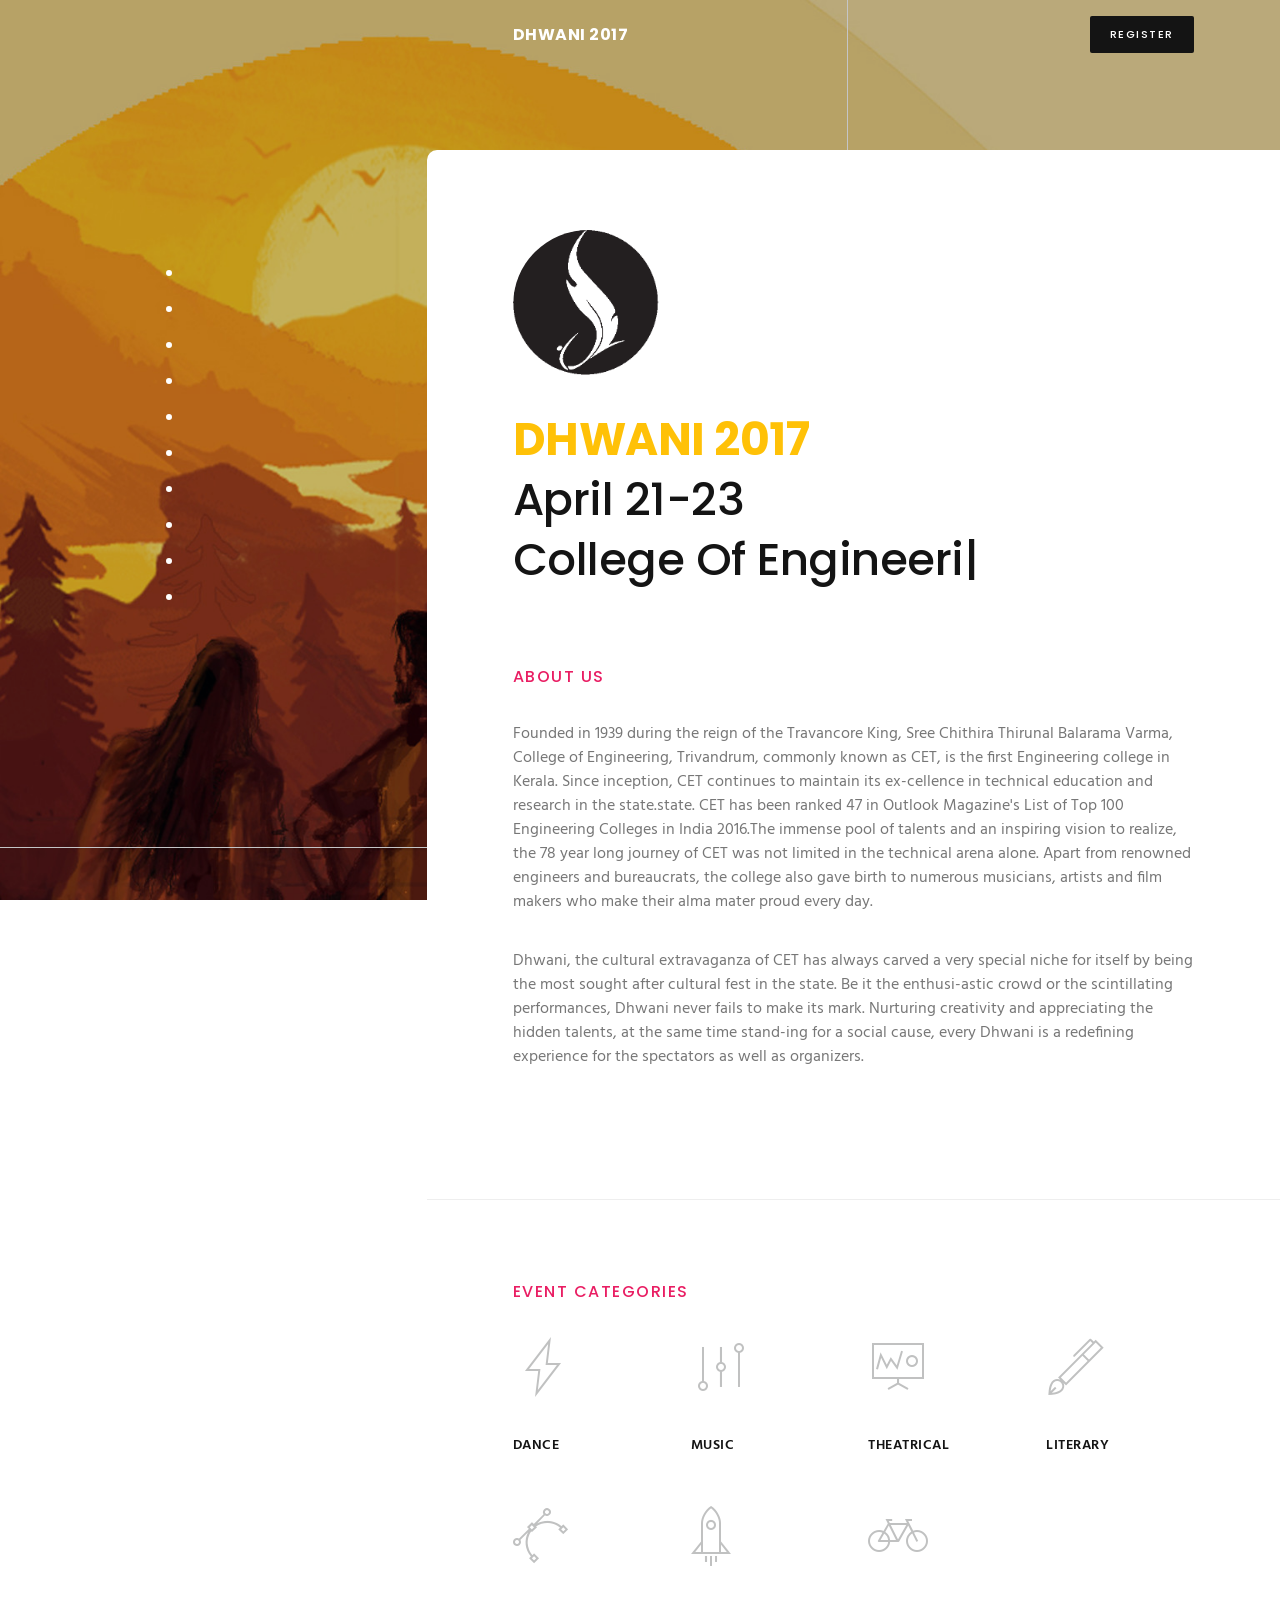
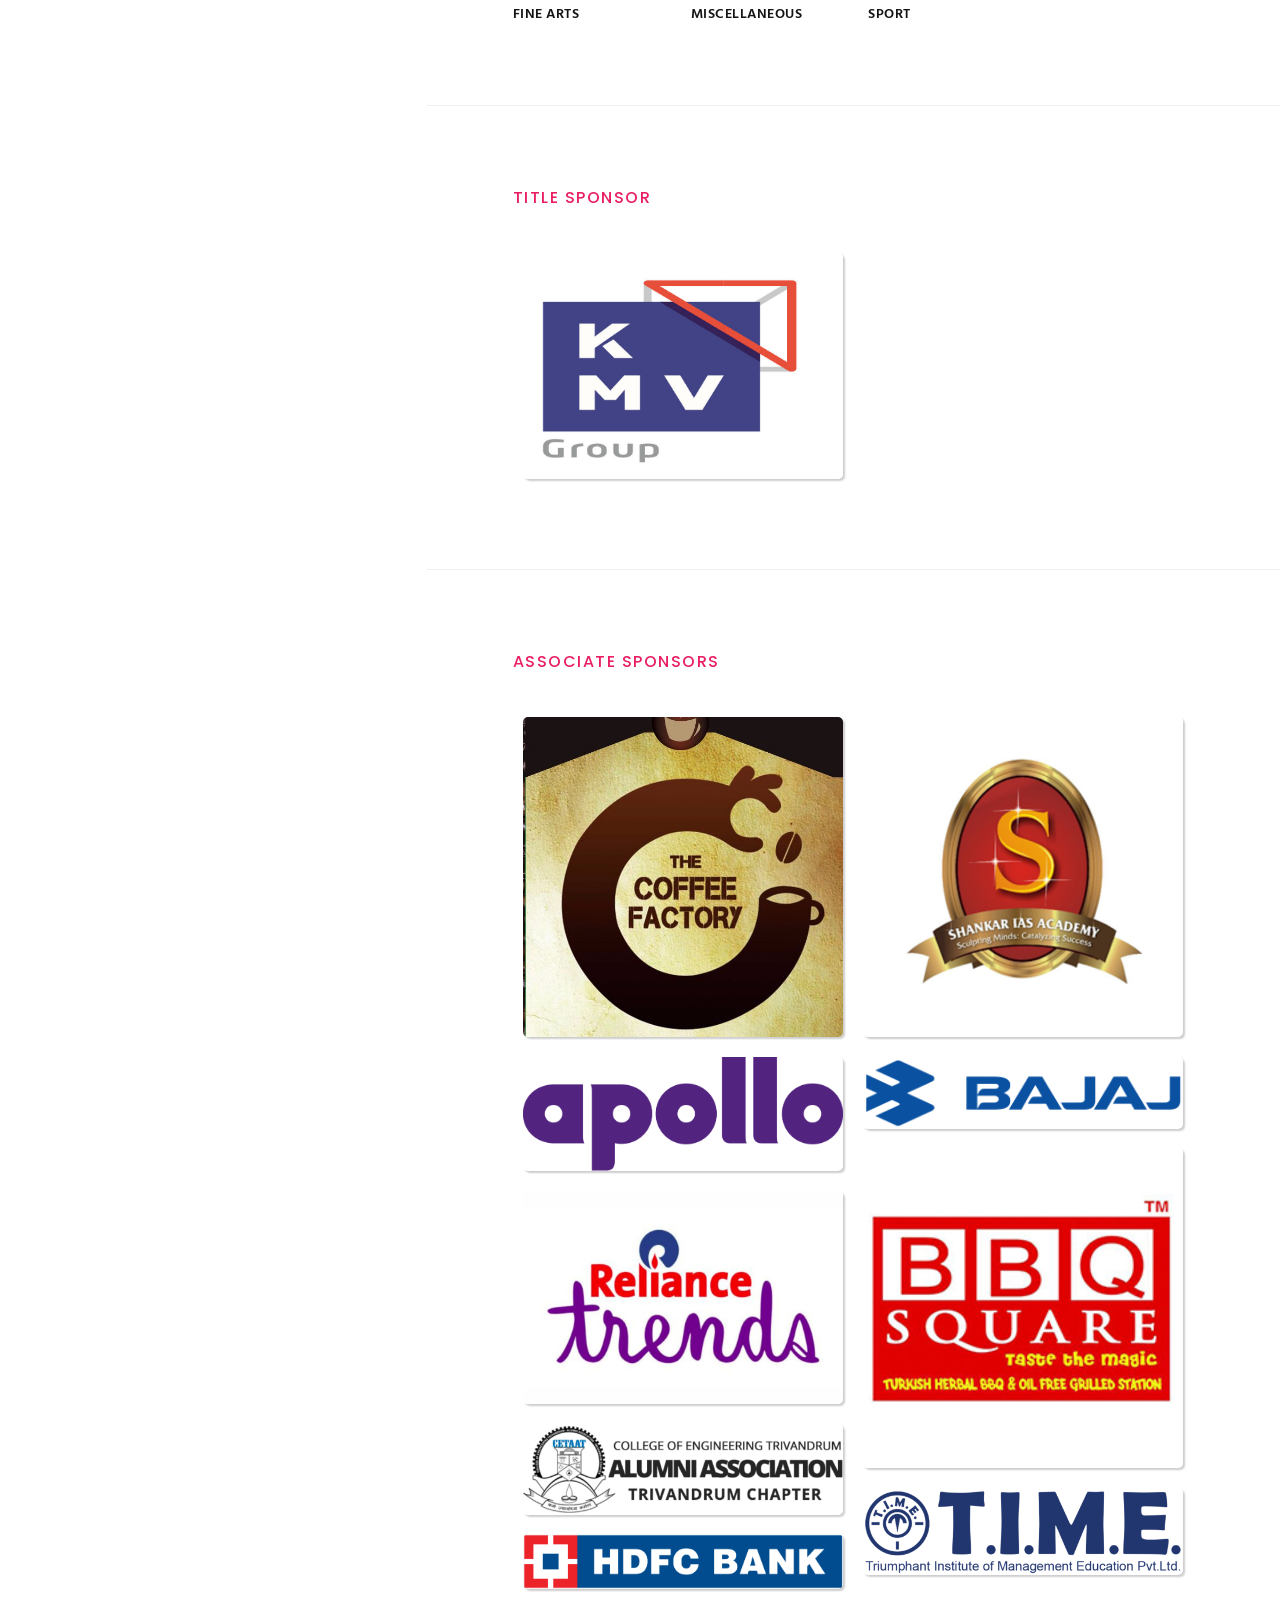
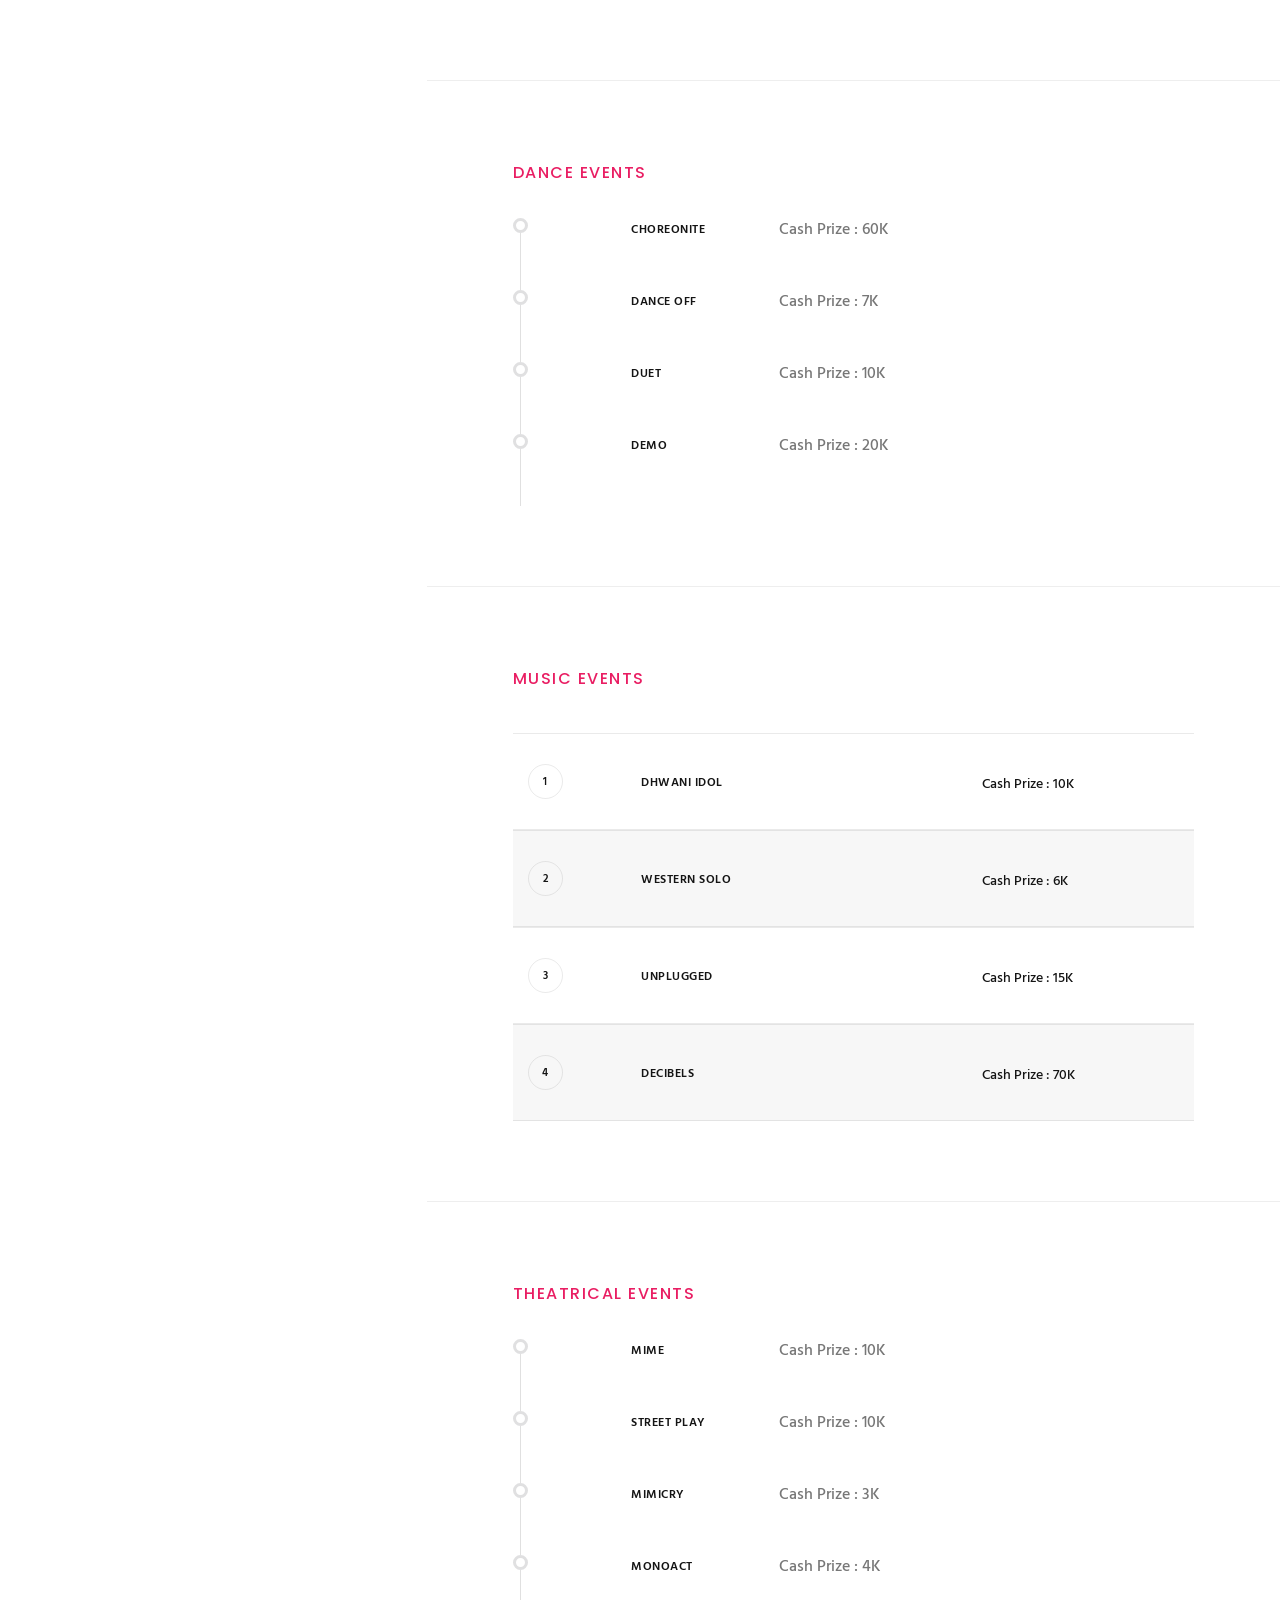
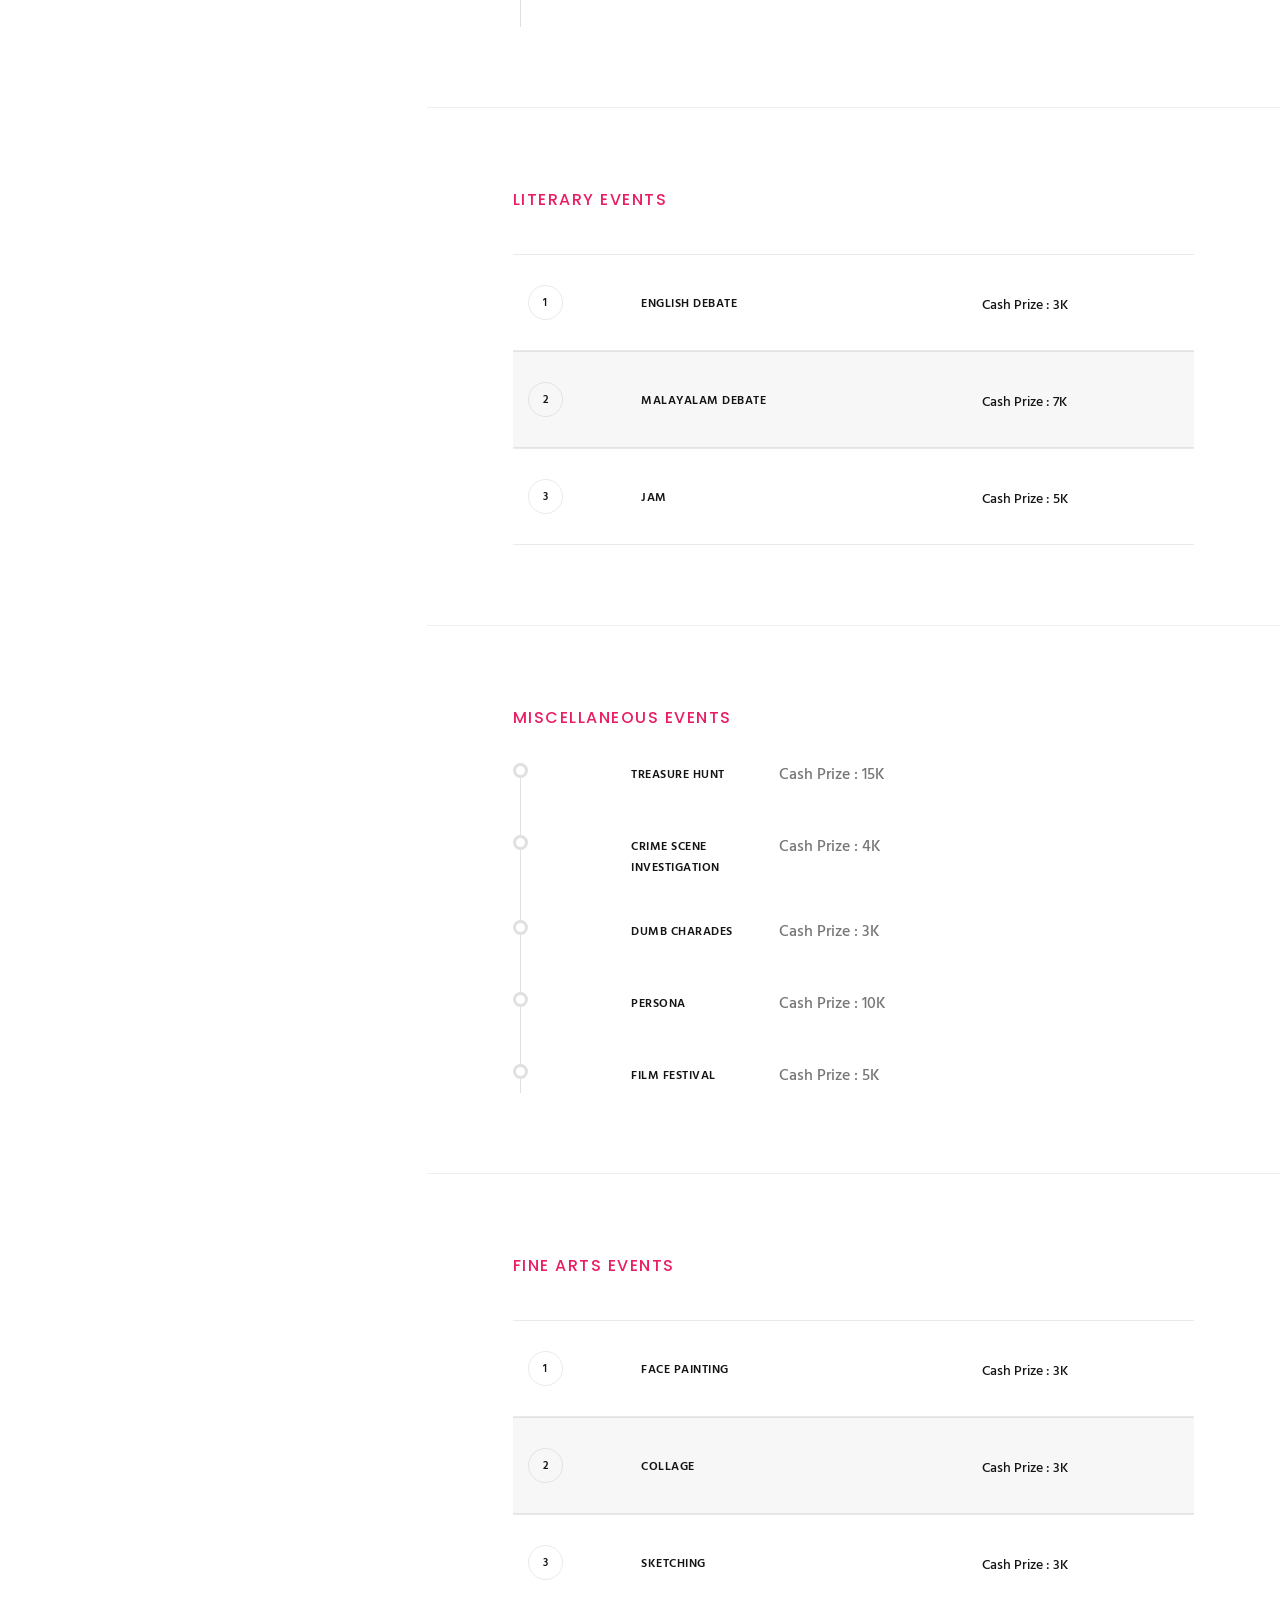
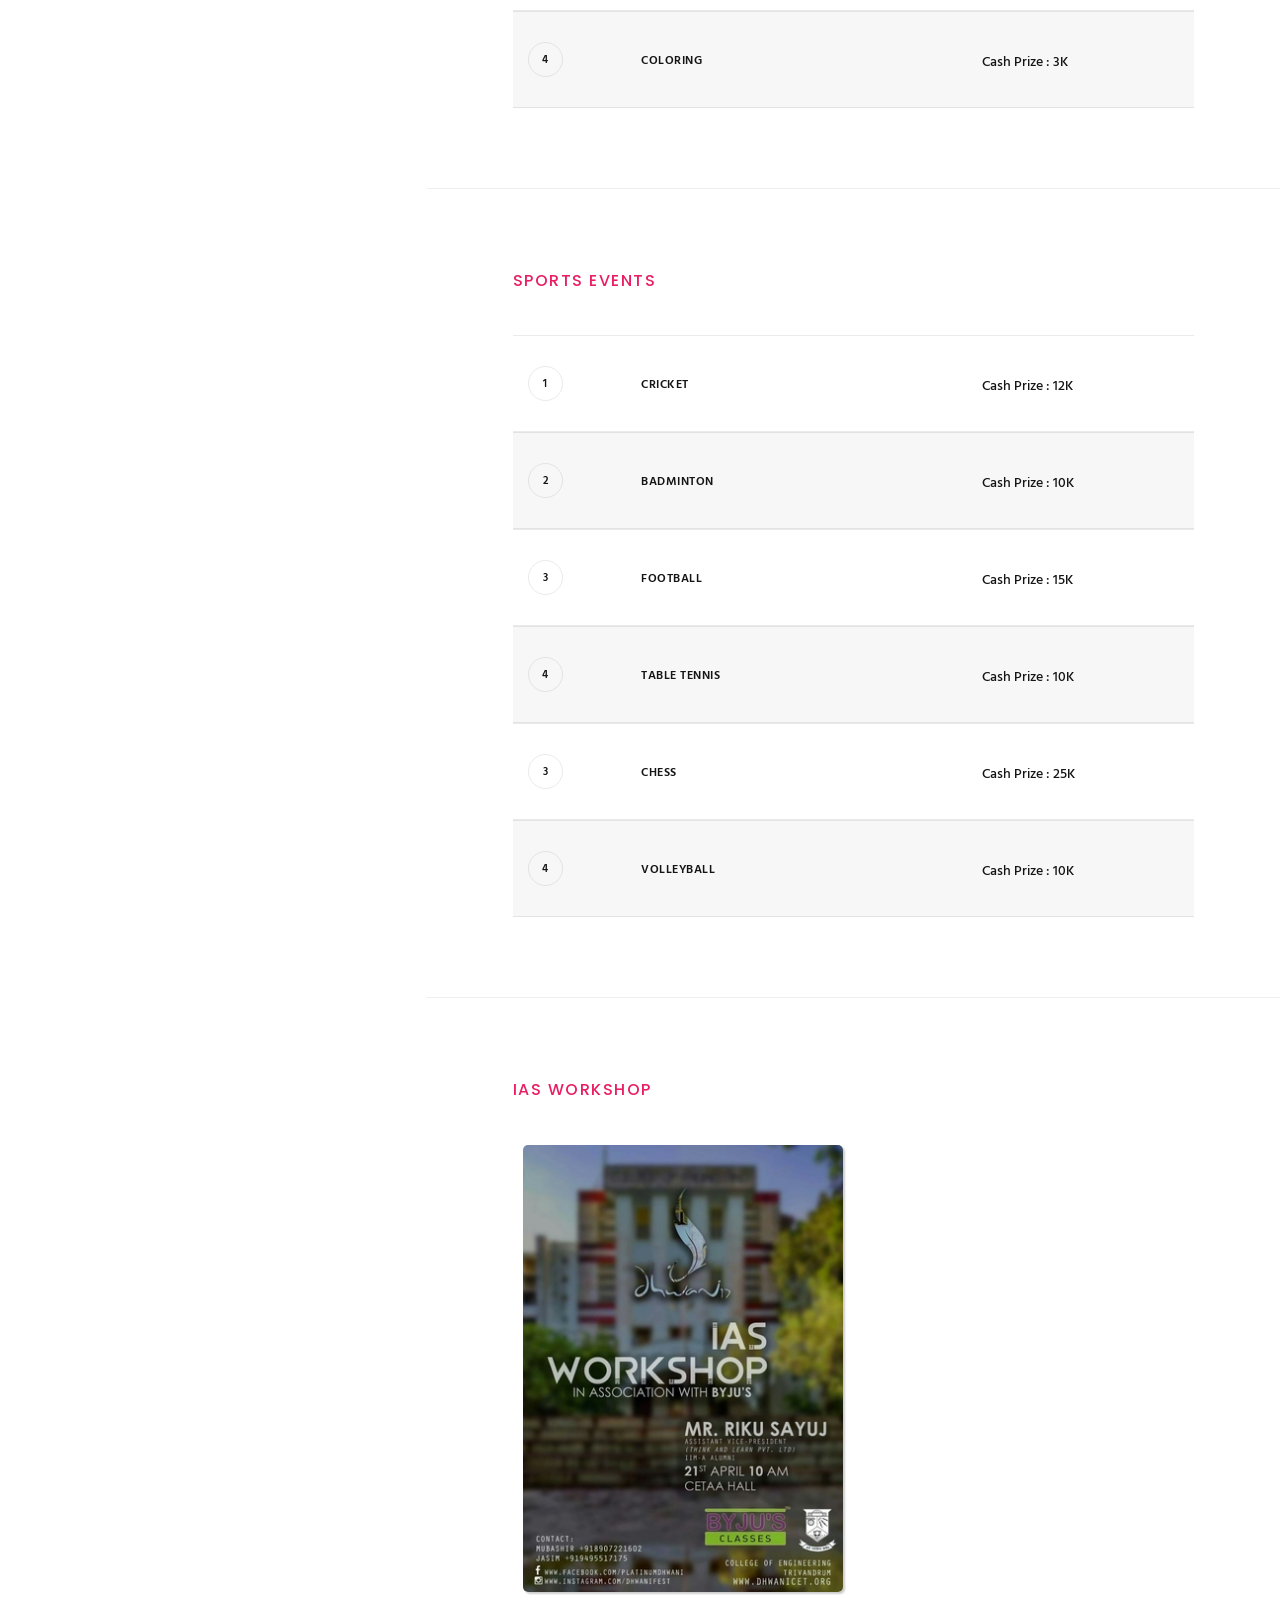
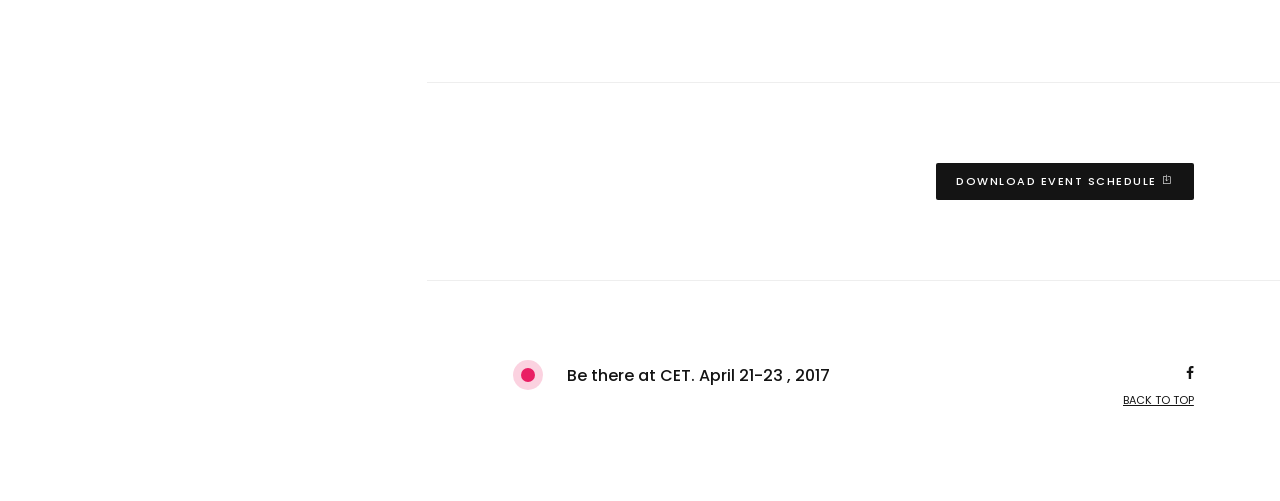
<file: index.html>
<!DOCTYPE html>
<html lang="en" class="no-js">
	<head>
		<meta charset="UTF-8" />
		<meta name="viewport" content="width=device-width, initial-scale=1.0, maximum-scale=1.0, user-scalable=no" />
		<title>Dhwani 2017</title>
		<!--Favicon-->
		<link rel="shortcut icon" href="favicon.ico">
		<link rel="icon" href="img/dhw_logo.png">
		<!--Fonts-->
		<link href='https://fonts.googleapis.com/css?family=Poppins:300,400,500,600,700|Hind:400,500,300,600' rel='stylesheet' type='text/css'>
		
		<!--CSS-->
		<link rel="stylesheet" type="text/css" href="css/style.css" />
	</head>
	
	<body id="body" data-ng-app="contactApp">
		
		<!--Fixed Bg Image-->
		<div class="fixed-bg"></div>
		<div class="fixed-bg-overlay"></div>
		<!--/Fixed Bg Image-->
				
		<!--Preloader-->
		<div id="pre_load" class="preloader-it">
			<div id="la_anim" class="la-anim-1"></div>
		</div>
		<!--/Preloader-->
				
		<!--Container-->
		<div class="container-fluid">
			<div class="row">
				<div id="vertical_nav_wrap" class="col-lg-4 col-xs-12 pad-zero vertical-nav-wrap">
					
					<!--Navigation-->
					<nav class="navbar navbar-default vertical-nav" role="navigation">
						<div class="navbar-header">
						  <button type="button" class="btn btn-default navbar-toggle" data-toggle="collapse" 
							 data-target="#navbar_collapse">
							 <span class="mask"></span>
							 <span class="btn-label">
								<span class="pe-7s-menu"></span>
							 </span>
						  </button>
						</div>
						<div class="collapse navbar-collapse" id="navbar_collapse">
							<ul class="nav navbar-nav">
								<li><a data-scroll href="#about"></a><span>ABOUT</span></li>
								<li><a data-scroll href="#event_categories"></a><span>EVENT CATEGORIES</span></li>
								<li><a data-scroll href="#sponsors"></a><span>SPONSORS</span></li>
								<li><a data-scroll href="#dance"></a><span>DANCE EVENTS</span></li>
								<li><a data-scroll href="#music"></a><span>MUSIC EVENTS</span></li>
								<li><a data-scroll href="#theatre"></a><span>THEATRICAL EVENTS</span></li>
								<li><a data-scroll href="#lit"></a><span>LITERARY EVENTS</span></li>
								<li><a data-scroll href="#misc"></a><span>MISCELLANEOUS EVENTS</span></li>
								<li><a data-scroll href="#arts"></a><span>FINE ARTS EVENTS</span></li>
								<li><a data-scroll href="#sports"></a><span>SPORTS EVENTS</span></li>
							</ul>
						</div>
					</nav>
					<!--/Navigation-->
					
				</div>
				
				<div class="col-lg-8 col-xs-12 pad-zero">
					
					<!--Header-->
					<header>
						<div class="header-wrap col-lg-10 center-div">
							<div class="float-left name">
								<a data-scroll href="#body">
									<span>
										DHWANI 2017
									</span>
								</a>	
							</div>	
							
							<div class="float-right social-download-wrap">
								<a href="register.html" class="btn btn-default float-left">
									<span class="mask"></span>
									<span class="btn-label">
										<b>REGISTER</b>
										<span class="icon pe-7s-download"></span>
									</span>
								</a>
							</div>	
						</div>
						<div class="clearfix"></div>
					</header>
					<!--/Header-->

					<!--Main Content-->
					<div id="main_content" class="content-block margin-top-150 margin-top-sm-70 margin-top-xs-50">
					
						<!--Introduction Sec-->
						<section id="about"  class="col-lg-10 col-md-11 col-sm-11 center-div intro-content-wrap sec-pad">
							<div class="person-img margin-bottom-xs"></div>
							<h1>
								<span class="dhwani">DHWANI 2017</span>
								<br/>
								<span id="typed"></span>
							</h1>
							<h6>
								ABOUT US
							</h6>
							<p class="pad-bottom-35 wow fadeInUp" data-wow-duration=".6s">
								Founded in 1939 during the reign of the Travancore King, Sree Chithira Thirunal Balarama Varma, College of Engineering, Trivandrum, commonly known as CET, is the first Engineering college in Kerala. Since inception, CET continues to maintain its ex-cellence in technical education and research in the state.state. CET has been  ranked 47 in Outlook Magazine's  List of  Top  100  Engineering Colleges in India 2016.The immense pool of talents and an inspiring vision to realize, the 78 year long journey of CET was not limited in the technical arena alone. Apart from renowned engineers and bureaucrats, the college also gave birth to numerous musicians, artists and film makers who make their alma mater proud every day.
							</p>
							<p class="wow fadeInUp" data-wow-duration=".4s">
								Dhwani, the cultural extravaganza of CET has always carved a very special niche for itself by being the most sought after cultural fest in the state. Be it the enthusi-astic crowd or the scintillating performances, Dhwani never fails to make its mark. Nurturing creativity and appreciating the hidden talents, at the same time stand-ing for a social cause, every Dhwani is a redefining experience for the spectators as well as organizers.
							</p>
							<div class="per-signature margin-top-sm wow fadeInUp" data-wow-duration=".4s">
						</section>
						<hr class="separater-hr"/>
						<!--/Introduction Sec-->
						
						
						<!--Categories Start-->
						<section id="event_categories"  class="col-lg-10 col-md-11 col-sm-11 center-div services-icon-wrap  sec-pad-top sec-pad-bottom-xs">
							<h6>EVENT CATEGORIES</h6>
							<div class="row">
								<div class="col-sm-3 col-xs-6 margin-bottom-sm icon-wrap wow fadeInLeft" data-wow-duration=".4s" data-wow-delay="0s">
									<span class="icon pe-7s-gleam"></span>
									<span class="key-fact">
										DANCE
									</span>
								</div>

								<div class="col-sm-3 col-xs-6 margin-bottom-sm icon-wrap wow fadeInLeft" data-wow-duration=".4s" data-wow-delay="0s">
									<span class="icon pe-7s-edit"></span>
									<span class="key-fact">
										MUSIC
									</span>
								</div>

								<div class="col-sm-3 col-xs-6 margin-bottom-sm icon-wrap wow fadeInLeft" data-wow-duration=".4s" data-wow-delay="0s">
									<span class="icon pe-7s-display1"></span>
									<span class="key-fact">
										THEATRICAL
									</span>
								</div>


								<div class="col-sm-3 col-xs-6 margin-bottom-sm icon-wrap wow fadeInLeft" data-wow-duration=".4s" data-wow-delay="0s">
									<span class="icon pe-7s-pen"></span>
									<span class="key-fact">
										LITERARY
									</span>
								</div>


								<div class="col-sm-3 col-xs-6 margin-bottom-sm icon-wrap wow fadeInLeft" data-wow-duration=".4s" data-wow-delay="0s">
									<span class="icon pe-7s-vector"></span>
									<span class="key-fact">
										FINE ARTS
									</span>
								</div>


								<div class="col-sm-3 col-xs-6 margin-bottom-sm icon-wrap wow fadeInLeft" data-wow-duration=".4s" data-wow-delay="0s">
									<span class="icon pe-7s-rocket"></span>
									<span class="key-fact">
										MISCELLANEOUS
									</span>
								</div>

								<div class="col-sm-3 col-xs-6 margin-bottom-sm icon-wrap wow fadeInLeft" data-wow-duration=".4s" data-wow-delay="0s">
									<span class="icon pe-7s-bicycle"></span>
									<span class="key-fact">
										SPORT
									</span>
								</div>
							</div>	
						</section>
						<hr class="separater-hr"/>
						<!--Categories End-->
						
						<!-- Sponsor Section Start -->
						<section id="sponsors"  class="col-lg-10 col-md-11 col-sm-11 center-div work-wrap  sec-pad">
							<h6>TITLE SPONSOR</h6>
							<div  class="portfolio-wrap project-gallery padding-sec-lg">
								<ul id="portfolio" class="portf auto-construct  project-gallery" data-col="2">
									<li  class="item"   data-src="img/mock1.jpg" data-sub-html="<h6>KMV GROUP</h6>" >
										<a href="">
										<img class="img-responsive" src="img/mock1.jpg"  alt="Image description" />
										<span class="hover-cap">KMV GROUP</span>
										</a>
									</li>
								</ul>
								<!-- Hidden video div -->
								<div style="display:none;" id="video1">
									<video class="lg-video-object lg-html5 video-js vjs-default-skin" controls preload="none">
										<source src="videos/video1.mp4" type="video/webm">
										<source src="videos/video1.webm" type="video/webm">
										Your browser does not support HTML5 video.
									</video>
								</div>
							</div>
						</section>
						<hr class="separater-hr"/>
						<!-- Sponsor Section End -->
						<!-- Associate Sponsor Start -->
						<section id="AssociateSponsors"  class="col-lg-10 col-md-11 col-sm-11 center-div work-wrap  sec-pad">
							<h6>Associate SPONSORS</h6>
							<div  class="portfolio-wrap project-gallery padding-sec-lg">
								<ul id="portfolio" class="portf auto-construct  project-gallery" data-col="2">
									<li  class="item"   data-src="img/coffeeFactory.jpg" data-sub-html="<h6>THE COFFEE FACTORY</h6>" >
										<a href="">
										<img class="img-responsive" src="img/coffeeFactory.jpg"  alt="Image description" />
										<span class="hover-cap">THE COFFEE FACTORY</span>
										</a>
									</li>
									<li  class="item"   data-src="img/shankrias.png" data-sub-html="<h6>SHANKAR IAS ACADEMY</h6>" >
										<a href="">
										<img class="img-responsive" src="img/shankarias.png"  alt="Image description" />
										<span class="hover-cap">SHANKAR IAS ACADEMY</span>
										</a>
									</li>
									<li  class="item"   data-src="img/apollo.png" data-sub-html="<h6>APOLLO</h6>" >
										<a href="">
										<img class="img-responsive" src="img/apollo.png"  alt="Image description" />
										<span class="hover-cap">APOLLO</span>
										</a>
									</li>
									<li  class="item"   data-src="img/bajaj.png" data-sub-html="<h6>BAJA</h6>" >
										<a href="">
										<img class="img-responsive" src="img/bajaj.png"  alt="Image description" />
										<span class="hover-cap">BAJAJ</span>
										</a>
									</li>
									<li  class="item"   data-src="img/bbq.png" data-sub-html="<h6>BBQ SQUARE</h6>" >
										<a href="">
										<img class="img-responsive" src="img/bbq.png"  alt="Image description" />
										<span class="hover-cap">BBQ SQUARE</span>
										</a>
									</li>
									<li  class="item"   data-src="img/reliance.jpg" data-sub-html="<h6>RELIANCE TRENDS</h6>" >
										<a href="">
										<img class="img-responsive" src="img/reliance.jpg"  alt="Image description" />
										<span class="hover-cap">RELIANCE TRENDS</span>
										</a>
									</li>
									<li  class="item"   data-src="img/alumno.png" data-sub-html="<h6>CET ALUMNI ASSOCATION</h6>" >
										<a href="">
										<img class="img-responsive" src="img/alumno.png"  alt="Image description" />
										<span class="hover-cap">CET ALUMNI ASSOCATION</span>
										</a>
									</li>
									<li  class="item"   data-src="img/time.png" data-sub-html="<h6>TIME</h6>" >
										<a href="">
										<img class="img-responsive" src="img/time.png"  alt="Image description" />
										<span class="hover-cap">TIME</span>
										</a>
									</li>
									<li  class="item"   data-src="img/hdfc.png" data-sub-html="<h6>HDFC</h6>" >
										<a href="">
										<img class="img-responsive" src="img/hdfc.png"  alt="Image description" />
										<span class="hover-cap">HDFC</span>
										</a>
									</li>
								</ul>
								<!-- Hidden video div -->
							</div>
						</section>
						<hr class="separater-hr"/>
						<!--Dance Section Start-->
						<section id="dance"  class="col-lg-10 col-md-11 col-sm-11 center-div experience-wrap  sec-pad">
							<h6>DANCE EVENTS</h6>

							<div class="row exp-timeline">
								<div class="col-xs-2">
									<div class="timeline-st"></div>
								</div>
								<div class="col-xs-10 exp-content-wrap">
									<div class="row">
										<div class="wow fadeInRight" data-wow-duration=".4s" data-wow-delay="0s">
											<div class="col-sm-3 duration"><span>CHOREONITE</span></div>
											<div class="col-sm-9">
												<span class="job-desn">Cash Prize : 60K </span>
											</div>
										</div>	
									</div>
								</div>	
							</div>

							<div class="row exp-timeline">
								<div class="col-xs-2">
									<div class="timeline-st"></div>
								</div>
								<div class="col-xs-10 exp-content-wrap">
									<div class="row">
										<div class="wow fadeInRight" data-wow-duration=".4s" data-wow-delay="0s">
											<div class="col-sm-3 duration"><span>DANCE OFF</span></div>
											<div class="col-sm-9">
												<span class="job-desn">Cash Prize : 7K </span>
											</div>
										</div>	
									</div>
								</div>	
							</div>

							<div class="row exp-timeline">
								<div class="col-xs-2">
									<div class="timeline-st"></div>
								</div>
								<div class="col-xs-10 exp-content-wrap">
									<div class="row">
										<div class="wow fadeInRight" data-wow-duration=".4s" data-wow-delay="0s">
											<div class="col-sm-3 duration"><span>DUET</span></div>
											<div class="col-sm-9">
												<span class="job-desn">Cash Prize : 10K </span>
											</div>
										</div>	
									</div>
								</div>	
							</div>

							<div class="row exp-timeline">
								<div class="col-xs-2">
									<div class="timeline-st"></div>
								</div>
								<div class="col-xs-10 exp-content-wrap">
									<div class="row">
										<div class="wow fadeInRight" data-wow-duration=".4s" data-wow-delay="0s">
											<div class="col-sm-3 duration"><span>DEMO</span></div>
											<div class="col-sm-9">
												<span class="job-desn">Cash Prize : 20K </span>
											</div>
										</div>	
									</div>
								</div>	
							</div>
						</section>	
						<hr class="separater-hr"/>
						<!--Dance Section End-->

						<!-- Music Section Start -->
						<section id="music"  class="col-lg-10 col-md-11 col-sm-11 center-div education-wrap  sec-pad">
							<h6>MUSIC EVENTS</h6>
							<div class="qualfication-wrap">
								<div class="qualfication first-row wow fadeInUp" data-wow-duration=".4s">
									<div class="col-sm-2">
										<span class="row-count"><span>1</span></span>
									</div>
									<div class="col-sm-6">
										<span class="yr-pers vertical-align-pad">DHWANI IDOL</span>
									</div>
									<div class="col-sm-4">
										<span class="insti vertical-align-pad">Cash Prize : 10K</span>
									</div>
								</div>
								<div class="qualfication first-row wow fadeInUp" data-wow-duration=".4s">
									<div class="col-sm-2">
										<span class="row-count"><span>2</span></span>
									</div>
									<div class="col-sm-6">
										<span class="yr-pers vertical-align-pad">WESTERN SOLO</span>
									</div>
									<div class="col-sm-4">
										<span class="insti vertical-align-pad">Cash Prize : 6K</span>
									</div>
								</div>

								<div class="qualfication first-row wow fadeInUp" data-wow-duration=".4s">
									<div class="col-sm-2">
										<span class="row-count"><span>3</span></span>
									</div>
									<div class="col-sm-6">
										<span class="yr-pers vertical-align-pad">UNPLUGGED</span>
									</div>
									<div class="col-sm-4">
										<span class="insti vertical-align-pad">Cash Prize : 15K</span>
									</div>
								</div>

								<div class="qualfication first-row wow fadeInUp" data-wow-duration=".4s">
									<div class="col-sm-2">
										<span class="row-count"><span>4</span></span>
									</div>
									<div class="col-sm-6">
										<span class="yr-pers vertical-align-pad">DECIBELS</span>
									</div>
									<div class="col-sm-4">
										<span class="insti vertical-align-pad">Cash Prize : 70K</span>
									</div>
								</div>
							</div>
						</section>	
						<hr class="separater-hr"/>
						<!-- Music Section End -->

						<!--Theatrical Section Start-->
						<section id="theatre"  class="col-lg-10 col-md-11 col-sm-11 center-div experience-wrap  sec-pad">
							<h6>THEATRICAL EVENTS</h6>
								<div class="row exp-timeline">
									<div class="col-xs-2">
										<div class="timeline-st"></div>
									</div>
									<div class="col-xs-10 exp-content-wrap">
										<div class="row">
											<div class="wow fadeInRight" data-wow-duration=".4s" data-wow-delay="0s">
												<div class="col-sm-3 duration"><span>MIME</span></div>
												<div class="col-sm-9">
													<span class="job-desn">Cash Prize : 10K </span>
												</div>
											</div>	
										</div>
									</div>	
								</div>
								<div class="row exp-timeline">
									<div class="col-xs-2">
										<div class="timeline-st"></div>
									</div>
									<div class="col-xs-10 exp-content-wrap">
										<div class="row">
											<div class="wow fadeInRight" data-wow-duration=".4s" data-wow-delay="0s">
												<div class="col-sm-3 duration"><span>STREET PLAY</span></div>
												<div class="col-sm-9">
													<span class="job-desn">Cash Prize : 10K </span>
												</div>
											</div>	
										</div>
									</div>	
								</div>

								<div class="row exp-timeline">
									<div class="col-xs-2">
										<div class="timeline-st"></div>
									</div>
									<div class="col-xs-10 exp-content-wrap">
										<div class="row">
											<div class="wow fadeInRight" data-wow-duration=".4s" data-wow-delay="0s">
												<div class="col-sm-3 duration"><span>MIMICRY</span></div>
												<div class="col-sm-9">
													<span class="job-desn">Cash Prize : 3K </span>
												</div>
											</div>	
										</div>
									</div>	
								</div>

								<div class="row exp-timeline">
									<div class="col-xs-2">
										<div class="timeline-st"></div>
									</div>
									<div class="col-xs-10 exp-content-wrap">
										<div class="row">
											<div class="wow fadeInRight" data-wow-duration=".4s" data-wow-delay="0s">
												<div class="col-sm-3 duration"><span>MONOACT</span></div>
												<div class="col-sm-9">
													<span class="job-desn">Cash Prize : 4K </span>
												</div>
											</div>	
										</div>
									</div>	
								</div>
						</section>	
						<hr class="separater-hr"/>
						<!--Theatrical Section End-->

						<!-- Literary Section Start -->
						<section id="lit"  class="col-lg-10 col-md-11 col-sm-11 center-div education-wrap  sec-pad">
							<h6>LITERARY EVENTS</h6>
							<div class="qualfication-wrap">
								<div class="qualfication first-row wow fadeInUp" data-wow-duration=".4s">
									<div class="col-sm-2">
										<span class="row-count"><span>1</span></span>
									</div>
									<div class="col-sm-6">
										<span class="yr-pers vertical-align-pad">ENGLISH DEBATE</span>
									</div>
									<div class="col-sm-4">
										<span class="insti vertical-align-pad">Cash Prize : 3K</span>
									</div>
								</div>
								<div class="qualfication first-row wow fadeInUp" data-wow-duration=".4s">
									<div class="col-sm-2">
										<span class="row-count"><span>2</span></span>
									</div>
									<div class="col-sm-6">
										<span class="yr-pers vertical-align-pad">MALAYALAM DEBATE</span>
									</div>
									<div class="col-sm-4">
										<span class="insti vertical-align-pad">Cash Prize : 7K</span>
									</div>
								</div>

								<div class="qualfication first-row wow fadeInUp" data-wow-duration=".4s">
									<div class="col-sm-2">
										<span class="row-count"><span>3</span></span>
									</div>
									<div class="col-sm-6">
										<span class="yr-pers vertical-align-pad">JAM</span>
									</div>
									<div class="col-sm-4">
										<span class="insti vertical-align-pad">Cash Prize : 5K</span>
									</div>
								</div>
							</div>
						</section>	
						<hr class="separater-hr"/>
						<!-- Literary Section End -->
					
						<!--MISCELLANEOUS Section Start-->
						<section id="misc"  class="col-lg-10 col-md-11 col-sm-11 center-div experience-wrap  sec-pad">
							<h6>MISCELLANEOUS EVENTS</h6>
								<div class="row exp-timeline">
									<div class="col-xs-2">
										<div class="timeline-st"></div>
									</div>
									<div class="col-xs-10 exp-content-wrap">
										<div class="row">
											<div class="wow fadeInRight" data-wow-duration=".4s" data-wow-delay="0s">
												<div class="col-sm-3 duration"><span>TREASURE HUNT</span></div>
												<div class="col-sm-9">
													<span class="job-desn">Cash Prize : 15K </span>
												</div>
											</div>	
										</div>
									</div>	
								</div>
								<div class="row exp-timeline">
									<div class="col-xs-2">
										<div class="timeline-st"></div>
									</div>
									<div class="col-xs-10 exp-content-wrap">
										<div class="row">
											<div class="wow fadeInRight" data-wow-duration=".4s" data-wow-delay="0s">
												<div class="col-sm-3 duration"><span>CRIME SCENE INVESTIGATION</span></div>
												<div class="col-sm-9">
													<span class="job-desn">Cash Prize : 4K </span>
												</div>
											</div>	
										</div>
									</div>	
								</div>

								<div class="row exp-timeline">
									<div class="col-xs-2">
										<div class="timeline-st"></div>
									</div>
									<div class="col-xs-10 exp-content-wrap">
										<div class="row">
											<div class="wow fadeInRight" data-wow-duration=".4s" data-wow-delay="0s">
												<div class="col-sm-3 duration"><span>DUMB CHARADES</span></div>
												<div class="col-sm-9">
													<span class="job-desn">Cash Prize : 3K </span>
												</div>
											</div>	
										</div>
									</div>	
								</div>

								<div class="row exp-timeline">
									<div class="col-xs-2">
										<div class="timeline-st"></div>
									</div>
									<div class="col-xs-10 exp-content-wrap">
										<div class="row">
											<div class="wow fadeInRight" data-wow-duration=".4s" data-wow-delay="0s">
												<div class="col-sm-3 duration"><span>PERSONA</span></div>
												<div class="col-sm-9">
													<span class="job-desn">Cash Prize : 10K </span>
												</div>
											</div>	
										</div>
									</div>	
								</div>

								<div class="row exp-timeline">
									<div class="col-xs-2">
										<div class="timeline-st"></div>
									</div>
									<div class="col-xs-10 exp-content-wrap">
										<div class="row">
											<div class="wow fadeInRight" data-wow-duration=".4s" data-wow-delay="0s">
												<div class="col-sm-3 duration"><span>FILM FESTIVAL</span></div>
												<div class="col-sm-9">
													<span class="job-desn">Cash Prize : 5K </span>
												</div>
											</div>	
										</div>
									</div>	
								</div>
						</section>	
						<hr class="separater-hr"/>
						<!--MISCELLANEOUS Section End-->

						<!-- ARTS Section Start -->
						<section id="arts"  class="col-lg-10 col-md-11 col-sm-11 center-div education-wrap  sec-pad">
							<h6>FINE ARTS EVENTS</h6>
							<div class="qualfication-wrap">
								<div class="qualfication first-row wow fadeInUp" data-wow-duration=".4s">
									<div class="col-sm-2">
										<span class="row-count"><span>1</span></span>
									</div>
									<div class="col-sm-6">
										<span class="yr-pers vertical-align-pad">FACE PAINTING</span>
									</div>
									<div class="col-sm-4">
										<span class="insti vertical-align-pad">Cash Prize : 3K</span>
									</div>
								</div>
								<div class="qualfication first-row wow fadeInUp" data-wow-duration=".4s">
									<div class="col-sm-2">
										<span class="row-count"><span>2</span></span>
									</div>
									<div class="col-sm-6">
										<span class="yr-pers vertical-align-pad">COLLAGE</span>
									</div>
									<div class="col-sm-4">
										<span class="insti vertical-align-pad">Cash Prize : 3K</span>
									</div>
								</div>

								<div class="qualfication first-row wow fadeInUp" data-wow-duration=".4s">
									<div class="col-sm-2">
										<span class="row-count"><span>3</span></span>
									</div>
									<div class="col-sm-6">
										<span class="yr-pers vertical-align-pad">SKETCHING</span>
									</div>
									<div class="col-sm-4">
										<span class="insti vertical-align-pad">Cash Prize : 3K</span>
									</div>
								</div>

								<div class="qualfication first-row wow fadeInUp" data-wow-duration=".4s">
									<div class="col-sm-2">
										<span class="row-count"><span>4</span></span>
									</div>
									<div class="col-sm-6">
										<span class="yr-pers vertical-align-pad">COLORING</span>
									</div>
									<div class="col-sm-4">
										<span class="insti vertical-align-pad">Cash Prize : 3K</span>
									</div>
								</div>
							</div>
						</section>	
						<hr class="separater-hr"/>
						<!-- ARTS Section End -->

						<!-- sports Section Start -->
						<section id="sports"  class="col-lg-10 col-md-11 col-sm-11 center-div education-wrap  sec-pad">
							<h6>SPORTS EVENTS</h6>
							<div class="qualfication-wrap">
								<div class="qualfication first-row wow fadeInUp" data-wow-duration=".4s">
									<div class="col-sm-2">
										<span class="row-count"><span>1</span></span>
									</div>
									<div class="col-sm-6">
										<span class="yr-pers vertical-align-pad">CRICKET</span>
									</div>
									<div class="col-sm-4">
										<span class="insti vertical-align-pad">Cash Prize : 12K</span>
									</div>
								</div>
								<div class="qualfication first-row wow fadeInUp" data-wow-duration=".4s">
									<div class="col-sm-2">
										<span class="row-count"><span>2</span></span>
									</div>
									<div class="col-sm-6">
										<span class="yr-pers vertical-align-pad">BADMINTON</span>
									</div>
									<div class="col-sm-4">
										<span class="insti vertical-align-pad">Cash Prize : 10K</span>
									</div>
								</div>

								<div class="qualfication first-row wow fadeInUp" data-wow-duration=".4s">
									<div class="col-sm-2">
										<span class="row-count"><span>3</span></span>
									</div>
									<div class="col-sm-6">
										<span class="yr-pers vertical-align-pad">FOOTBALL</span>
									</div>
									<div class="col-sm-4">
										<span class="insti vertical-align-pad">Cash Prize : 15K</span>
									</div>
								</div>

								<div class="qualfication first-row wow fadeInUp" data-wow-duration=".4s">
									<div class="col-sm-2">
										<span class="row-count"><span>4</span></span>
									</div>
									<div class="col-sm-6">
										<span class="yr-pers vertical-align-pad">TABLE TENNIS</span>
									</div>
									<div class="col-sm-4">
										<span class="insti vertical-align-pad">Cash Prize : 10K</span>
									</div>
								</div>

																<div class="qualfication first-row wow fadeInUp" data-wow-duration=".4s">
									<div class="col-sm-2">
										<span class="row-count"><span>3</span></span>
									</div>
									<div class="col-sm-6">
										<span class="yr-pers vertical-align-pad">CHESS</span>
									</div>
									<div class="col-sm-4">
										<span class="insti vertical-align-pad">Cash Prize : 25K</span>
									</div>
								</div>

								<div class="qualfication first-row wow fadeInUp" data-wow-duration=".4s">
									<div class="col-sm-2">
										<span class="row-count"><span>4</span></span>
									</div>
									<div class="col-sm-6">
										<span class="yr-pers vertical-align-pad">VOLLEYBALL</span>
									</div>
									<div class="col-sm-4">
										<span class="insti vertical-align-pad">Cash Prize : 10K</span>
									</div>
								</div>

							</div>
						</section>	
						<hr class="separater-hr"/>
						<!-- sports Section End -->
						<section id="ias"  class="col-lg-10 col-md-11 col-sm-11 center-div work-wrap  sec-pad">
							<h6>IAS WORKSHOP</h6>
							<div  class="portfolio-wrap project-gallery padding-sec-lg">
								<ul id="portfolio" class="portf auto-construct  project-gallery" data-col="2">
									<li  class="item"   data-src="img/ias.jpg" data-sub-html="<h6>IAS WORKSHOP</h6>" >
										<a href="">
										<img class="img-responsive" src="img/ias.jpg"  alt="Image description" />
										<span class="hover-cap">IAS WORKSHOP</span>
										</a>
									</li>
								</ul>
								<!-- Hidden video div -->
								<div style="display:none;" id="video1">
									<video class="lg-video-object lg-html5 video-js vjs-default-skin" controls preload="none">
										<source src="videos/video1.mp4" type="video/webm">
										<source src="videos/video1.webm" type="video/webm">
										Your browser does not support HTML5 video.
									</video>
								</div>
							</div>
						</section>
						<hr class="separater-hr"/>
						<section  class="col-lg-10 col-md-11 col-sm-11 center-div experience-wrap  sec-pad">
							<div class="float-right social-download-wrap">
								<a href="res/Schedule.pdf" class="btn btn-default float-left" target="_blank">
									<span class="mask"></span>
									<span class="btn-label">
										<b>Download Event Schedule</b>
										<span class="icon pe-7s-download"></span>
									</span>
								</a>
							</div>
						</section>
						
						
						<hr class="separater-hr"/>
						
						<!--Footer-->
						<footer class="col-lg-10 col-md-11 col-sm-11 center-div contact-wrap  sec-pad">
							<div class="row">
								<div class="col-sm-6 available-wrap">
									<span class="available-pointer"></span>
									<span class="available-tag">Be there at CET. April 21-23 , 2017</span>
								</div>
								<div class="col-sm-6">
									<div class="social-icons-wrap float-right">
										<!--Social Icons-->
										<ul class="social-icons float-right">
											<li>
												<a href="https://www.facebook.com/platinumdhwani" class="social-icon">
													<span class="fa" data-hover="&#xf09a;">&#xf09a;</span>
												</a>
											</li>
										</ul>
										<!--/Social Icons-->
									</div>

									<div class="goto-top text-right float-right">
										<a data-scroll href="#body">
											<span data-hover="top">
												Back to Top
											</span>
										</a>
									</div>
									
								</div>	
							</div>	
						</footer>
						<!--/Footer-->
						
					</div>	
					<!--/Main Content-->
					
				</div>
			</div>	
		</div>
		<!-- /Container -->
				
		<!-- Scripts -->
		<script src="js/jquery-1.12.4.min.js"></script>
		<script src="js/angular.min.js"></script>
		<script src="js/bootstrap.min.js"></script>
		<script src="js/modernizr.custom.js"></script>
		<script src="js/app.js"></script>
		<script src="js/controllers.js"></script>
		<script src="js/jquery.placeholder.js"></script>
		<script src="js/smooth-scroll.js"></script>
		<script src="js/countTo.js"></script>
		<script src="js/jQuery.appear.js"></script>
		<script src="js/isotope.js"></script>
		<script src="js/typed.js"></script>
		<script src="js/lightgallery-all.js"></script>
		<script src="js/jquery.mousewheel.min.js"></script>
		<script src="js/owl.carousel.min.js"></script>
		<script src="js/froogaloop2.min.js"></script>
		<script src="js/wow.min.js"></script>
		<script src="js/init.js"></script>
	</body>
</html>
</file>
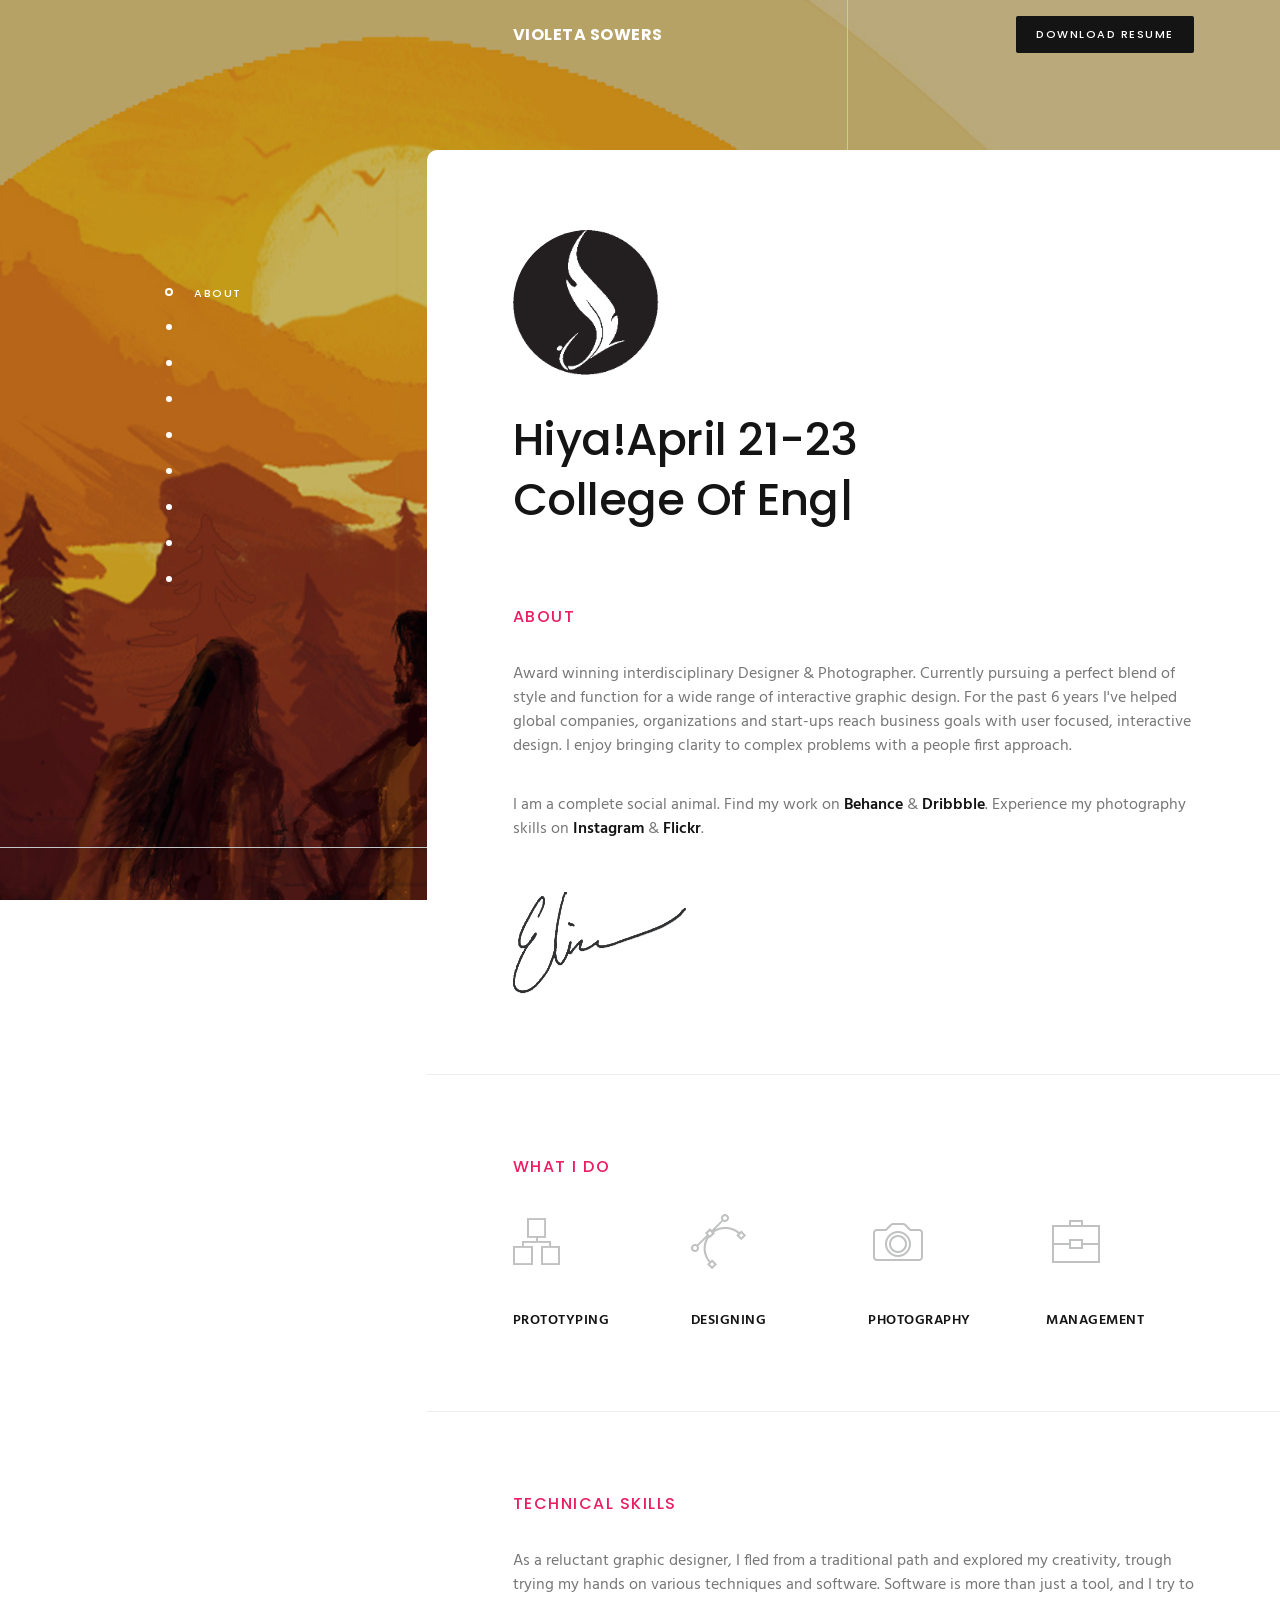
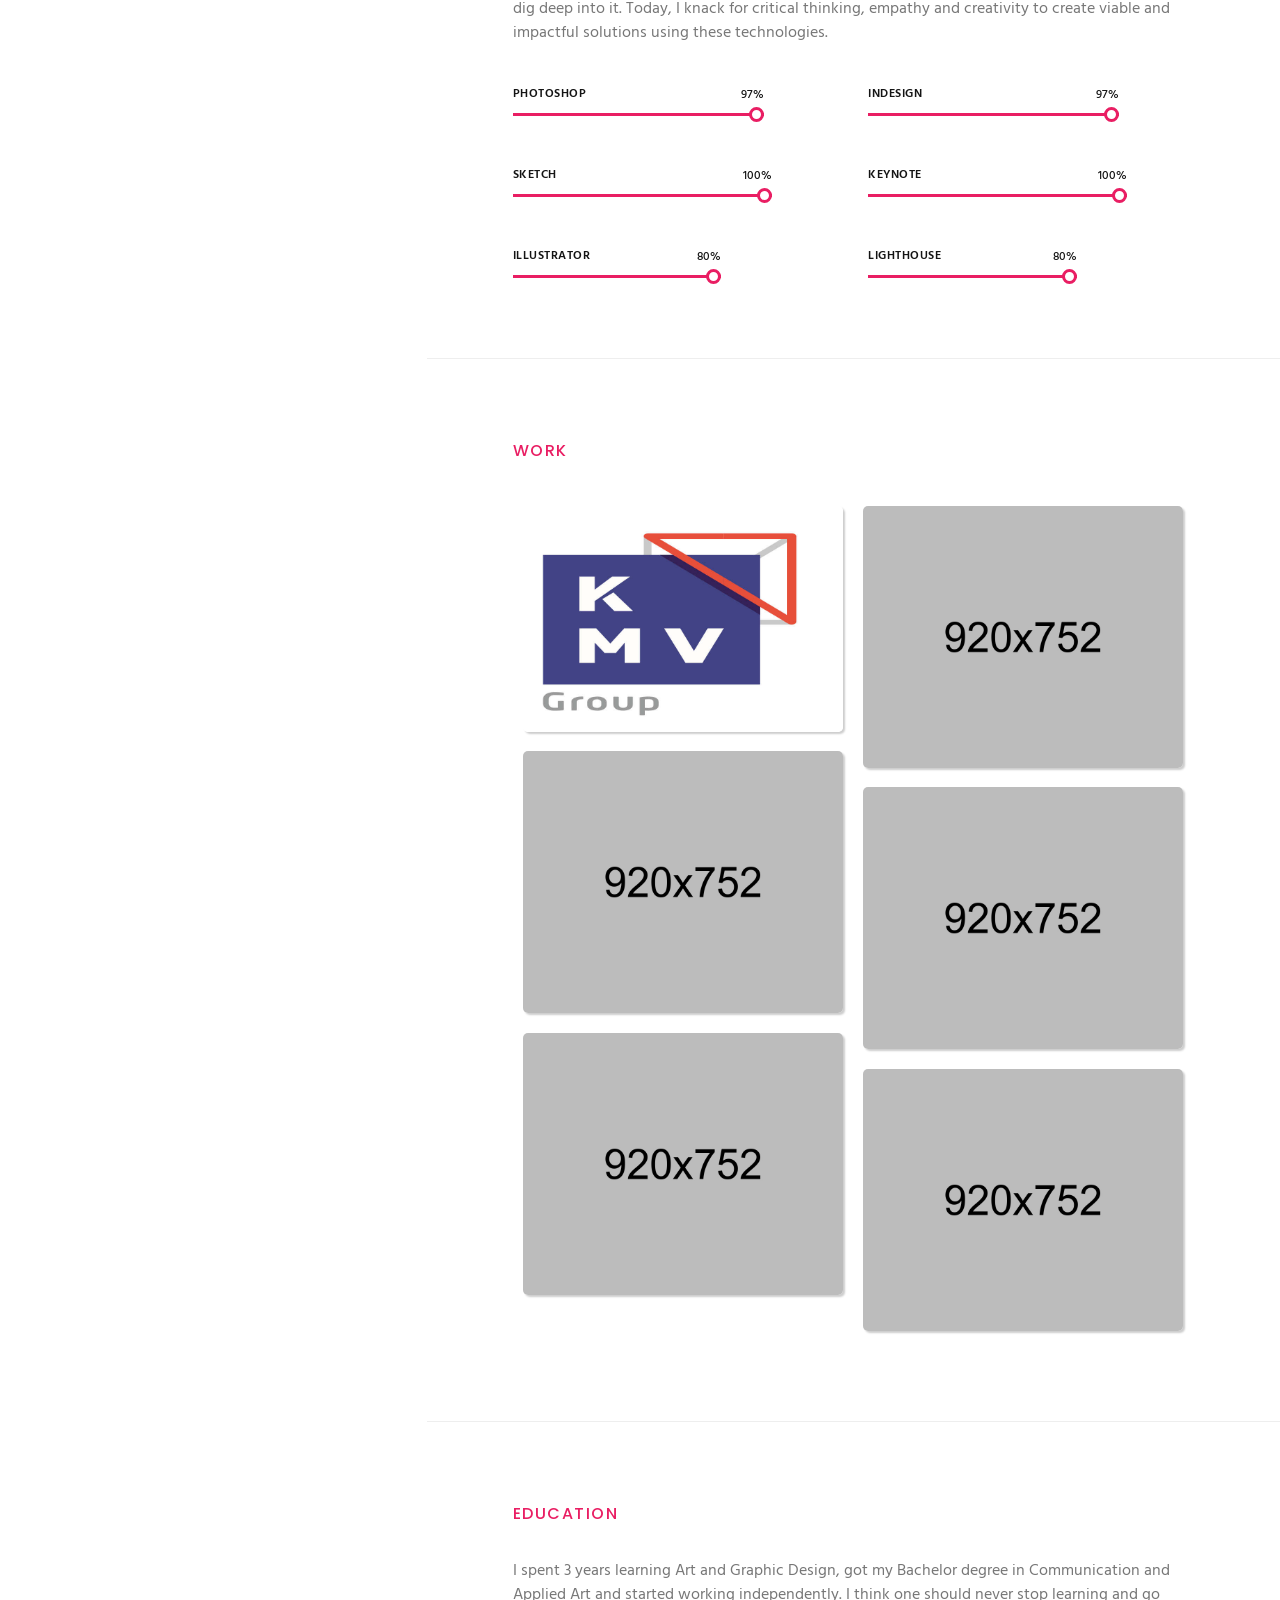
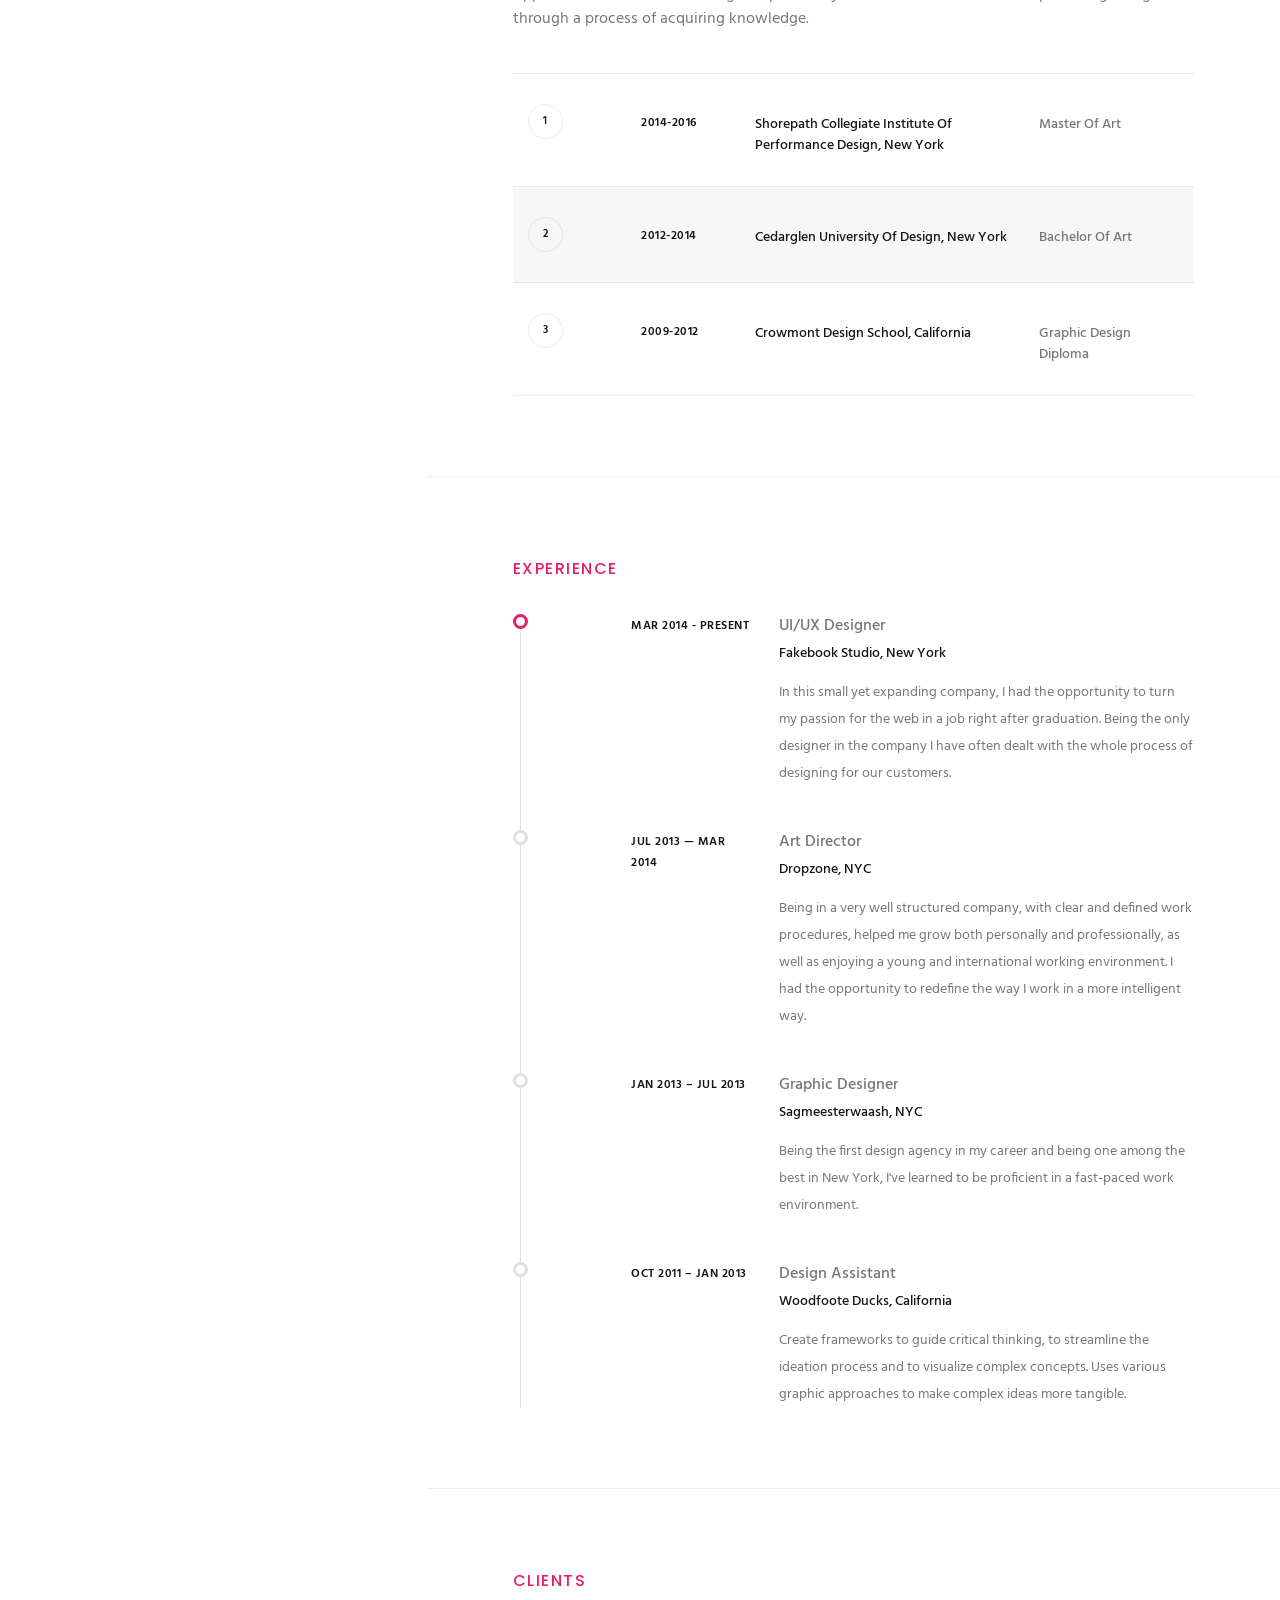
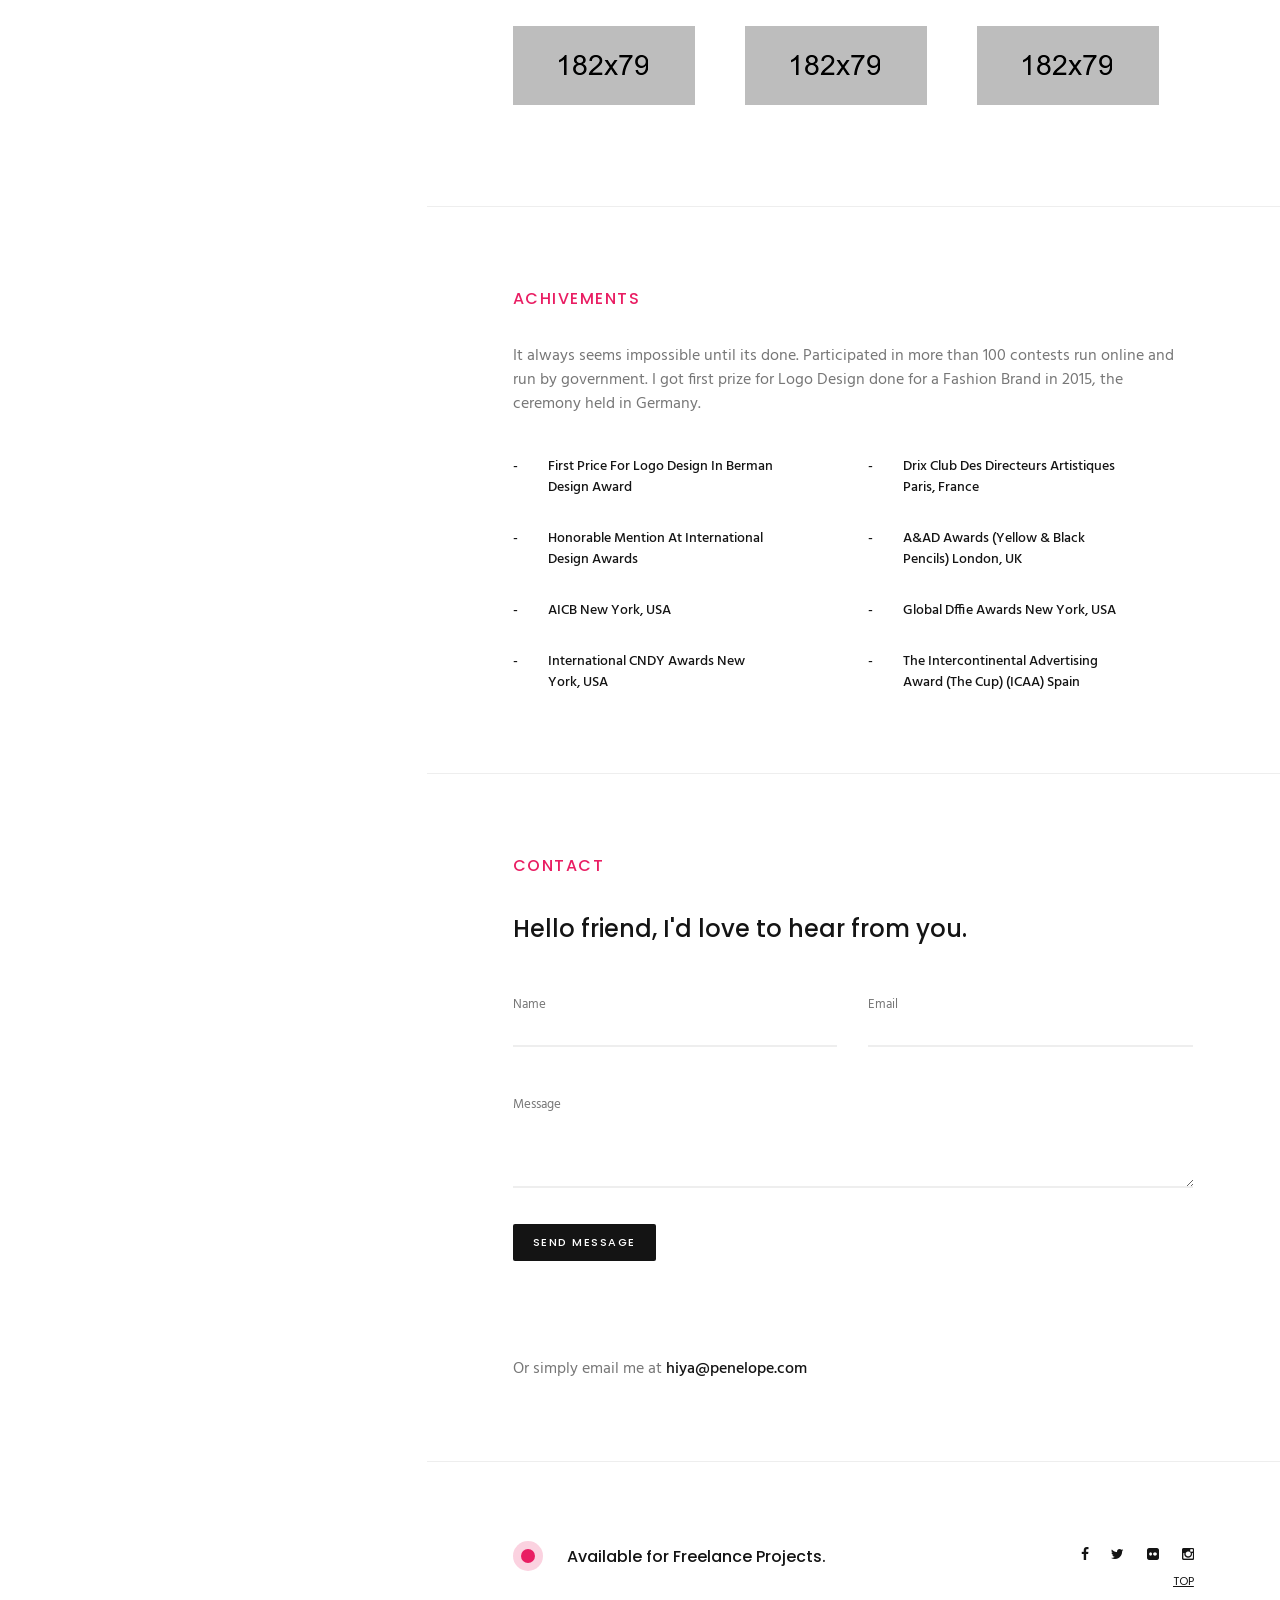
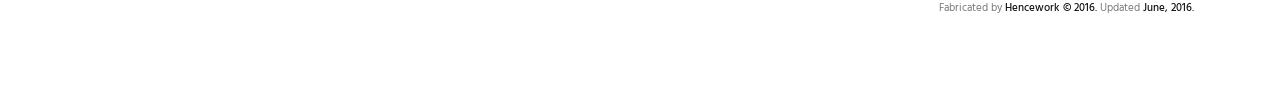
<file: index1.html>
<!DOCTYPE html>
<html lang="en" class="no-js">
	<head>
		<meta charset="UTF-8" />
		<meta name="viewport" content="width=device-width, initial-scale=1.0, maximum-scale=1.0, user-scalable=no" />
		<title>Penelope</title>
		<meta name="description" content="Penelope - CV / Resume / Personal Website Template by Hencework" />
		<meta name="keywords" content="Penelope, responsive resume template, cv template, multipurpose, responsive template, vcard, html5 template, themeforest, bootstrap, html5, creative, landing page, sass, clean, design, modern, angular js" />
		<meta name="author" content="Hencework"/>
		
		<!--Favicon-->
		<link rel="shortcut icon" href="favicon.ico">
		<link rel="icon" href="favicon.ico" type="image/x-icon">
				
		<!--Fonts-->
		<link href='https://fonts.googleapis.com/css?family=Poppins:300,400,500,600,700|Hind:400,500,300,600' rel='stylesheet' type='text/css'>
		
		<!--CSS-->
		<link rel="stylesheet" type="text/css" href="css/style.css" />
	</head>
	
	<body id="body" data-ng-app="contactApp">
		
		<!--Fixed Bg Image-->
		<div class="fixed-bg"></div>
		<div class="fixed-bg-overlay"></div>
		<!--/Fixed Bg Image-->
				
		<!--Preloader-->
		<div id="pre_load" class="preloader-it">
			<div id="la_anim" class="la-anim-1"></div>
		</div>
		<!--/Preloader-->
				
		<!--Container-->
		<div class="container-fluid">
			<div class="row">
				<div id="vertical_nav_wrap" class="col-lg-4 col-xs-12 pad-zero vertical-nav-wrap">
					
					<!--Navigation-->
					<nav class="navbar navbar-default vertical-nav" role="navigation">
						<div class="navbar-header">
						  <button type="button" class="btn btn-default navbar-toggle" data-toggle="collapse" 
							 data-target="#navbar_collapse">
							 <span class="mask"></span>
							 <span class="btn-label">
								<span class="pe-7s-menu"></span>
							 </span>
						  </button>
						</div>
						<div class="collapse navbar-collapse" id="navbar_collapse">
							<ul class="nav navbar-nav">
								<li><a data-scroll href="#body"></a><span>about</span></li>
								<li><a data-scroll href="#services_sec"></a><span>services</span></li>
								<li><a data-scroll href="#skill_sec"></a><span>skills</span></li>
								<li><a data-scroll href="#work_sec"></a><span>work</span></li>
								<li><a data-scroll href="#edu_sec"></a><span>education</span></li>
								<li><a data-scroll href="#exp_sec"></a><span>experience</span></li>
								<li><a data-scroll href="#client_sec"></a><span>clients</span></li>
								<li><a data-scroll href="#achivement_sec"></a><span>achivements</span></li>
								<li><a data-scroll href="#contact_sec"></a><span>contact</span></li>
							</ul>
						</div>
					</nav>
					<!--/Navigation-->
					
				</div>
				
				<div class="col-lg-8 col-xs-12 pad-zero">
					
					<!--Header-->
					<header>
						<div class="header-wrap col-lg-10 center-div">
							<div class="float-left name">
								<a data-scroll href="#body">
									<span>
										VIOLETA SOWERS
									</span>
								</a>	
							</div>	
							
							<div class="float-right social-download-wrap">
								<a href="#" class="btn btn-default float-left">
									<span class="mask"></span>
									<span class="btn-label">
										<b>download resume</b>
										<span class="icon pe-7s-download"></span>
									</span>
								</a>
							</div>	
						</div>
						<div class="clearfix"></div>
					</header>
					<!--/Header-->
					
					<!--Main Content-->
					<div id="main_content" class="content-block margin-top-150 margin-top-sm-70 margin-top-xs-50">
					
						<!--Introduction Sec-->
						<section id="intro_content_sec"  class="col-lg-10 col-md-11 col-sm-11 center-div intro-content-wrap sec-pad">
							<div class="person-img margin-bottom-xs"></div>
							<h1>
								Hiya!<span id="typed"></span>
							</h1>
							<h6>
								about
							</h6>
							<p class="pad-bottom-35 wow fadeInUp" data-wow-duration=".6s">
								Award winning interdisciplinary Designer & Photographer. Currently pursuing a perfect blend of style and function for a wide range of interactive graphic design. For the past 6 years I've helped global companies, organizations and start-ups reach business goals with user focused, interactive design. I enjoy bringing clarity to complex problems with a people first approach.
							</p>
							<p class="wow fadeInUp" data-wow-duration=".4s">
								I am a complete social animal. Find my work on <a class="goto-social" href="#" target="_blank">Behance</a> & <a href="#" class="goto-social" target="_blank">Dribbble</a>. Experience my photography skills on <a href="#" class="goto-social" target="_blank">Instagram</a> & <a class="goto-social" href="#" target="_blank">Flickr</a>.

							</p>
							<div class="per-signature margin-top-sm wow fadeInUp" data-wow-duration=".4s">
								<img class="img-responsive" src="img/signature.png" alt="signature"/>
							</div>
						</section>
						<!--/Introduction Sec-->
						
						<hr class="separater-hr"/>
						
						<!--WhatWeDo Sec-->
						<section id="services_sec"  class="col-lg-10 col-md-11 col-sm-11 center-div services-icon-wrap  sec-pad-top sec-pad-bottom-xs">
							<h6>what i do</h6>
							<div class="row">
								<div class="col-sm-3 col-xs-6 margin-bottom-sm icon-wrap wow fadeInLeft" data-wow-duration=".4s" data-wow-delay="0s">
									<span class="icon pe-7s-network"></span>
									<span class="key-fact">
										PROTOTYPING
									</span>
								</div>
								<div class="col-sm-3 col-xs-6 margin-bottom-sm icon-wrap wow fadeInLeft" data-wow-duration=".4s" data-wow-delay=".1s">
									<span class="icon pe-7s-vector"></span>
									<span class="key-fact">
										DESIGNING 
									</span>
								</div>
								<div class="col-sm-3 col-xs-6 margin-bottom-sm icon-wrap wow fadeInLeft" data-wow-duration=".4s" data-wow-delay=".2s">
									<span class=" icon pe-7s-camera"></span>
									<span class="key-fact">
										PHOTOGRAPHY
									</span>
								</div>
								<div class="col-sm-3 col-xs-6 margin-bottom-sm icon-wrap wow fadeInLeft" data-wow-duration=".4s" data-wow-delay=".3s">
									<span class="icon pe-7s-portfolio"></span>
									<span class="key-fact">
										MANAGEMENT
									</span>
								</div>
							</div>	
						</section>
						<!--/WhatWeDo Sec-->
						
						<hr class="separater-hr"/>
						
						<!--Skills Sec-->
						<section id="skill_sec"  class="col-lg-10 col-md-11 col-sm-11 center-div skills-wrap  sec-pad-top sec-pad-bottom-xs">
							<h6>technical skills</h6>
							<p class="wow fadeInUp" data-wow-duration=".4s">As a reluctant graphic designer, I fled from a traditional path and explored my creativity, trough trying my hands on various techniques and software. Software is more than just a tool, and I try to dig deep into it. Today, I knack for critical thinking, empathy and creativity to create viable and impactful solutions using these technologies.
							</p>
							<div class="row margin-top-40">
								<div class="col-sm-5 margin-bottom-sm">
									<span class="progress-cat">PHOTOSHOP</span>
									<div class="progress-bar-graph"> 
										<div class="progress-bar-wrap">
											<div class="bar-wrap">
												<span data-width="97">
													<strong><i>97</i>%</strong>
												</span>
											</div>
										</div>	
									</div>
								</div>
								<div class="col-sm-offset-1 col-sm-5 margin-bottom-sm">
									<span class="progress-cat">INDESIGN</span>
									<div class="progress-bar-graph"> 
										<div class="progress-bar-wrap">
											<div class="bar-wrap">
												<span data-width="97">
													<strong><i>97</i>%</strong>
												</span>
											</div>
										</div>	
									</div>
								</div>
								<div class="clearfix"></div>
								<div class="col-sm-5 margin-bottom-sm">
									<span class="progress-cat">SKETCH</span>
									<div class="progress-bar-graph"> 
										<div class="progress-bar-wrap">
											<div class="bar-wrap">
												<span data-width="100">
													<strong><i>100</i>%</strong>
												</span>	
											</div>
										</div>	
									</div>
								</div>
								<div class="col-sm-offset-1 col-sm-5 margin-bottom-sm">
									<span class="progress-cat">KEYNOTE</span>
									<div class="progress-bar-graph"> 
										<div class="progress-bar-wrap">
											<div class="bar-wrap">
												<span data-width="100">
													<strong><i>100</i>%</strong>
												</span>
											</div>
										</div>	
									</div>
								</div>
								<div class="clearfix"></div>
								<div class="col-sm-5 margin-bottom-sm">
									<span class="progress-cat">ILLUSTRATOR</span>
									<div class="progress-bar-graph"> 
										<div class="progress-bar-wrap">
											<div class="bar-wrap">
												<span data-width="86">
													<strong><i>86</i>%</strong>
												</span>
											</div>
										</div>	
									</div>
								</div>
								<div class="col-sm-offset-1 col-sm-5 margin-bottom-sm">
									<span class="progress-cat">LIGHTHOUSE</span>
									<div class="progress-bar-graph"> 
										<div class="progress-bar-wrap">
											<div class="bar-wrap">
												<div class="bar-wrap">
													<span data-width="86">
														<strong><i>86</i>%</strong>
													</span>
												</div>	
											</div>
										</div>	
									</div>
								</div>
								<div class="clearfix"></div>
							</div>	
						</section>
						<!--/Skills Sec-->
						
						<hr class="separater-hr"/>
						
						<!--Work Sec-->
						<section id="work_sec"  class="col-lg-10 col-md-11 col-sm-11 center-div work-wrap  sec-pad">
							<h6>work</h6>
							<div  class="portfolio-wrap project-gallery padding-sec-lg">
								<ul id="portfolio" class="portf auto-construct  project-gallery" data-col="2">
									<li  class="item"   data-src="img/mock1.jpg" data-sub-html="<h6>DESIGN LAB</h6><p>Classic view from Rigwood Jetty on Coniston Water an old archive shot similar to an old post but a little later on.</p>" >
										<a href="">
										<img class="img-responsive" src="img/mock1.jpg"  alt="Image description" />
										<span class="hover-cap">DESIGN LAB</span>
										</a>
									</li>
									<li class="item" data-src="http://www.youtube.com/watch?v=Pq9yPrLWMyU" data-poster="img/mock2.jpg"  data-sub-html="<h6>MODERN WORK</h6><p>Classic view from Rigwood Jetty on Coniston Water an old archive shot similar to an old post but a little later on.</p>">
										<a href="">
										<img class="img-responsive" src="img/mock2.jpg"  alt="Image description" />
										<span class="hover-cap">MODERN WORK</span>
										</a>
									</li>
									<li class="item" data-src="img/mock4.jpg" data-sub-html="<h6>UX PLATFORM</h6><p>Classic view from Rigwood Jetty on Coniston Water an old archive shot similar to an old post but a little later on.</p>">
										<a href="">
										<img class="img-responsive" src="img/mock4.jpg"  alt="Image description" />
										<span class="hover-cap">UX PLATFORM</span>
										</a>
									</li>
									<li class="item" data-src="http://vimeo.com/1084537" data-poster="img/mock3.jpg" data-sub-html="<h6>MONOBRANDING</h6><p>Classic view from Rigwood Jetty on Coniston Water an old archive shot similar to an old post but a little later on.</p>">
										<a href="">
										<img class="img-responsive" src="img/mock3.jpg"  alt="Image description" />
										<span class="hover-cap">MONOBRANDING</span>
										</a>
									</li>
									<li class="item" data-src="img/mock5.jpg" data-sub-html="<h6>FALL/WINTER</h6><p>Classic view from Rigwood Jetty on Coniston Water an old archive shot similar to an old post but a little later on.</p>">
										<a href="">
										<img class="img-responsive" src="img/mock5.jpg"  alt="Image description" />	
										<span class="hover-cap">FALL/WINTER</span>
										</a>
									</li>
									<li class="item" data-html="#video1" data-poster="img/mock6.jpg" data-sub-html="<h6>FANTASTIC MAN</h6><p>Classic view from Rigwood Jetty on Coniston Water an old archive shot similar to an old post but a little later on.</p>">
										<a href="">
										<img class="img-responsive" src="img/mock6.jpg"  alt="Image description" />
										<span class="hover-cap">FANTASTIC MAN</span>
										</a>
									</li>
								</ul>
								<!-- Hidden video div -->
								<div style="display:none;" id="video1">
									<video class="lg-video-object lg-html5 video-js vjs-default-skin" controls preload="none">
										<source src="videos/video1.mp4" type="video/webm">
										<source src="videos/video1.webm" type="video/webm">
										Your browser does not support HTML5 video.
									</video>
								</div>
							</div>
						</section>
						<!--/Work Sec-->
						
						<hr class="separater-hr"/>
						
						<!--Qualfication Sec-->
						<section id="edu_sec"  class="col-lg-10 col-md-11 col-sm-11 center-div education-wrap  sec-pad">
							<h6>education</h6>
							<p class="wow fadeInUp" data-wow-duration=".4s">
								I spent 3 years learning Art and Graphic Design, got my Bachelor degree in Communication and Applied Art and started working independently. I think one should never stop learning and go through a process of acquiring knowledge.
							</p>
							<div class="qualfication-wrap">
								<div class="qualfication first-row wow fadeInUp" data-wow-duration=".4s">
									<div class="col-sm-2">
										<span class="row-count"><span>1</span></span>
									</div>
									<div class="col-sm-2">
										<span class="yr-pers vertical-align-pad">2014-2016</span>
									</div>
									<div class="col-sm-5">
										<span class="insti vertical-align-pad">Shorepath Collegiate Institute of Performance Design, New York</span>
									</div>
									<div class="col-sm-3">
										<span class="design vertical-align-pad">
											Master of Art
										</span>
									</div>
								</div>
								<div class="qualfication wow fadeInUp" data-wow-duration=".4s">
									<div class="col-sm-2">
										<span class="row-count"><span>2</span></span>
									</div>
									<div class="col-sm-2">
										<span class="yr-pers vertical-align-pad">2012-2014</span>
									</div>
									<div class="col-sm-5">
										<span class="insti vertical-align-pad">Cedarglen University of Design, New York</span>
									</div>
									<div class="col-sm-3">
										<span class="design vertical-align-pad">
											Bachelor of Art
										</span>
									</div>
								</div>
								<div class="qualfication wow fadeInUp" data-wow-duration=".4s">
									<div class="col-sm-2">
										<span class="row-count"><span>3</span></span>
									</div>
									<div class="col-sm-2">
										<span class="yr-pers vertical-align-pad">2009-2012</span>
									</div>
									<div class="col-sm-5">
										<span class="insti vertical-align-pad">Crowmont  Design School, California</span>
									</div>
									<div class="col-sm-3">
										<span class="design vertical-align-pad">
											Graphic Design Diploma
										</span>
									</div>
								</div>
								
							</div>
						</section>	
						<!--/Qualfication Sec-->
						
						<hr class="separater-hr"/>
						
						<!--Experience Sec-->
						<section id="exp_sec"  class="col-lg-10 col-md-11 col-sm-11 center-div experience-wrap  sec-pad">
							<h6>experience</h6>
							<div class="exp-timeline-wrap">
								<div class="row exp-timeline timeline-active">
									<div class="col-xs-2">
										<div class="timeline-st"></div>
									</div>
									<div class="col-xs-10 exp-content-wrap">
										<div class="row">
											<div class="wow fadeInRight" data-wow-duration=".4s" data-wow-delay="0s">
												<div class="col-sm-3 duration"><span>mar 2014 - present</span></div>
												<div class="col-sm-9">
													<span class="job-desn">UI/UX designer</span>
													<span class="job-loc">fakebook Studio, New York
	</span>
													<p class="job-summary p-small">In this small yet expanding company, I had the opportunity to turn my passion for the web in a job right after graduation. Being the only designer in the company I have often dealt with the whole process of designing for our customers.</p>
												</div>
											</div>	
										</div>
									</div>	
								</div>
								<div class="row exp-timeline">
									<div class="col-xs-2">
										<div class="timeline-st"></div>
									</div>
									<div class="col-xs-10 exp-content-wrap">
										<div class="row">
											<div class="wow fadeInRight" data-wow-duration=".4s" data-wow-delay="0.2s">
												<div class="col-sm-3 duration"><span>Jul 2013 — Mar 2014</span></div>
												<div class="col-sm-9">
													<span class="job-desn">Art Director</span>
													<span class="job-loc">dropzone, NYC
	</span>
													<p class="job-summary p-small">Being in a very well structured company, with clear and defined work procedures, helped me grow both personally and professionally, as well as enjoying a young and international working environment. I had the opportunity to redefine the way I work in a more intelligent way.</p>
												</div>
											</div>	
										</div>
									</div>	
								</div>
								<div class="row exp-timeline">
									<div class="col-xs-2">
										<div class="timeline-st"></div>
									</div>
									<div class="col-xs-10 exp-content-wrap">
										<div class="row">
											<div class="wow fadeInRight" data-wow-duration=".4s" data-wow-delay="0.4s">
												<div class="col-sm-3 duration"><span>Jan 2013 – Jul 2013</span></div>
												<div class="col-sm-9">
													<span class="job-desn">Graphic Designer
	</span>
													<span class="job-loc">Sagmeesterwaash, NYC
	</span>
													<p class="job-summary p-small">Being the first design agency in my career and being one among the best in New York, I've learned to be proficient in a fast-paced work environment.</p>
												</div>
											</div>	
										</div>
									</div>	
								</div>
								<div class="row exp-timeline">
									<div class="col-xs-2">
										<div class="timeline-st"></div>
									</div>
									<div class="col-xs-10 exp-content-wrap">
										<div class="row">
											<div class="wow fadeInRight" data-wow-duration=".4s" data-wow-delay="0.6s">
												<div class="col-sm-3 duration"><span>Oct 2011 – Jan 2013</span></div>
												<div class="col-sm-9">
													<span class="job-desn">Design Assistant
	</span>
													<span class="job-loc">Woodfoote  Ducks, California
	</span>
													<p class="job-summary p-small">Create frameworks to guide critical thinking, to streamline the ideation process and to visualize complex concepts. Uses various graphic approaches to make complex ideas more tangible.</p>
												</div>
											</div>	
										</div>
									</div>	
								</div>
							</div>
						</section>	
						<!--/Experience Sec-->
						
						<hr class="separater-hr"/>
						
						<!--Client Sec-->
						<section id="client_sec"  class="col-lg-10 col-md-11 col-sm-11 center-div client-wrap  sec-pad wow bounceIn" data-wow-duration=".4s">
							<h6>clients</h6>
							<div class="client-carousel">
								<img src="img/client1.png" alt="client">
								<img src="img/client2.png" alt="client">
								<img src="img/client3.png" alt="client">
								<img src="img/client4.png" alt="client">
								<img src="img/client5.png" alt="client">
								<img src="img/client2.png" alt="client">
							</div>
						</section>
						<!--/Client Sec-->
						
						<hr class="separater-hr"/>
						
						<!--Achivement Sec-->
						<section id="achivement_sec"  class="col-lg-10 col-md-11 col-sm-11 center-div achivement-wrap  sec-pad-top sec-pad-bottom-sm">
							<h6>achivements</h6>
							<p class="wow fadeInUp" data-wow-duration=".4s">It always seems impossible until its done. Participated in more than 100 contests run online and run by government. I got first prize for Logo Design done for a Fashion Brand in 2015, the ceremony held in Germany.</p>
							<div class="achivement-list-wrap margin-top-40">
								<ul class="row">
									<li class="col-sm-6">
										<ul>
											<li class="margin-bottom-xs wow fadeInUp" data-wow-duration=".4s" data-wow-delay="0s">
											<span class="dash-pointer">-</span>
											<span class="achive-pts">First Price for Logo Design in Berman Design Award</span>
											</li>
											<li class="margin-bottom-xs wow fadeInUp" data-wow-duration=".4s" data-wow-delay=".2s"><span class="dash-pointer">-</span><span class="achive-pts">Honorable Mention at International Design Awards</span></li>
											<li class="margin-bottom-xs wow fadeInUp" data-wow-duration=".4s" data-wow-delay=".4s"><span class="dash-pointer">-</span><span class="achive-pts">AICB New York, USA</span></li>
											<li class="margin-bottom-xs wow fadeInUp" data-wow-duration=".4s" data-wow-delay=".6s"><span class="dash-pointer">-</span><span class="achive-pts">International CNDY Awards New York, USA</span></li>
										</ul>
									</li>
									<li class="col-sm-6">
										<ul>
											<li class="margin-bottom-xs wow fadeInUp" data-wow-duration=".4s" data-wow-delay="0s"><span class="dash-pointer">-</span><span class="achive-pts">Drix Club des Directeurs Artistiques Paris, France</span></li>
											<li class="margin-bottom-xs wow fadeInUp" data-wow-duration=".4s" data-wow-delay="0.2s"><span class="dash-pointer">-</span><span class="achive-pts">A&AD Awards (Yellow & Black Pencils) London, UK</span></li>
											<li class="margin-bottom-xs wow fadeInUp" data-wow-duration=".4s" data-wow-delay=".4s"><span class="dash-pointer">-</span><span class="achive-pts">Global Dffie Awards New York, USA</span></li>
											<li class="margin-bottom-xs wow fadeInUp" data-wow-duration=".6s" data-wow-delay=".6s"><span class="dash-pointer">-</span><span class="achive-pts">The Intercontinental Advertising Award (The Cup) (ICAA) Spain</span></li>
										</ul>
									</li>
								</ul>
							</div>	
						</section>
						<!--/Achivement Sec-->
						
						<hr class="separater-hr"/>
						
						<!--Contact Sec-->
						<section id="contact_sec"  class="col-lg-10 col-md-11 col-sm-11 center-div contact-wrap  sec-pad">
							<h6>contact</h6>
							<div data-ng-controller="ContactController" class="align-center wow fadeInUp" data-wow-duration=".4s">
								<h3>Hello <span  data-ng-bind="formData.inputName||'friend'"></span>, I'd love to hear from you.</h3>
								<div>
									<form data-ng-submit="submit(contactform, $event)"  name="contactform"  method="post" class="row form-horizontal" role="form">
										<div class="form-group input--hoshi col-sm-6" data-ng-class="{ 'has-error': contactform.inputName.$invalid && submitted }">
											<div class="input-wrap">
												<input autocomplete="off" data-ng-model="formData.inputName" type="text" class="form-control input__field input input__field--hoshi" id="inputName" name="inputName" placeholder="Name" required>
												<label class="input__label input__label input__label--hoshi input__label--hoshi-color-1 input__label--hoshi input__label--hoshi-color-1" ></label>
											</div>	
										</div>
										<div class="form-group  input--hoshi col-sm-6" data-ng-class="{ 'has-error': contactform.inputEmail.$invalid && submitted }">
											<div class="input-wrap">
												<input autocomplete="off" data-ng-model="formData.inputEmail" type="email" class="form-control input input__field input__field--hoshi" placeholder="Email" id="inputEmail" name="inputEmail" required>
												<label class="input__label input__label--hoshi input__label--hoshi-color-1"></label>
											</div>	
										</div>
										<div class="form-group  input--hoshi col-sm-12" data-ng-class="{ 'has-error': contactform.inputMessage.$invalid && submitted }">
											<div class="input-wrap">
												<textarea data-ng-model="formData.inputMessage" class="form-control input input__field input__field--hoshi" rows="4" id="inputMessage" name="inputMessage" placeholder="message" required></textarea>
												<label class="input__label input__label--hoshi input__label--hoshi-color-1"></label>
											</div>	
										</div>
										<div class="form-group col-sm-12">
											<div class="align-center">
												<button type="submit" class="btn btn-default" data-ng-disabled="submitButtonDisabled">
												<span class="mask"></span>
												<span>send message</span>
												</button>
											</div>
										</div>
									</form>
									<p data-ng-class="result">{{ resultMessage }}</p>
								</div>
							</div>
							
							<div class="email-direct">
								<p class="wow fadeInRight" data-wow-duration=".4s">Or simply email me at <a href="mailto:hiya@penelope.com">hiya@penelope.com</a></p>
							</div>
						</section>
						<!--Contact Sec-->
						
						<hr class="separater-hr"/>
						
						<!--Footer-->
						<footer class="col-lg-10 col-md-11 col-sm-11 center-div contact-wrap  sec-pad">
							<div class="row">
								<div class="col-sm-6 available-wrap">
									<span class="available-pointer"></span>
									<span class="available-tag">Available for Freelance Projects.</span>
								</div>
								<div class="col-sm-6">
									<div class="social-icons-wrap float-right">
										<!--Social Icons-->
										<ul class="social-icons float-right">
											<li>
												<a href="#" class="social-icon">
													<span class="fa" data-hover="&#xf09a;">&#xf09a;</span>
												</a>
											</li>
											<li>
												<a href="#" class="social-icon">
													<span class="fa" data-hover="&#xf099;">&#xf099;</span>
												</a>
											</li>
											<li>
												<a href="#" class="social-icon">
													<span class="fa" data-hover="&#xf16e;">&#xf16e;</span>
												</a>
											</li>
											<li>
												<a href="#" class="social-icon">
													<span class="fa" data-hover="&#xf16d;">&#xf16d;</span>
												</a>
											</li>
										</ul>
										<!--/Social Icons-->
									</div>
									<div class="goto-top text-right float-right">
										<a data-scroll href="#body">
											<span data-hover="top">
												top
											</span>
										</a>
									</div>
									<div class="copywrite-wrap text-right float-right">
										<p class="copywrite">Fabricated by <b>Hencework &copy; 2016.</b> Updated <b>June, 2016.</b></p>
									</div>
								</div>	
							</div>	
						</footer>
						<!--/Footer-->
						
					</div>	
					<!--/Main Content-->
					
				</div>
			</div>	
		</div>
		<!-- /Container -->
				
		<!-- Scripts -->
		<script src="js/jquery-1.12.4.min.js"></script>
		<script src="js/angular.min.js"></script>
		<script src="js/bootstrap.min.js"></script>
		<script src="js/modernizr.custom.js"></script>
		<script src="js/app.js"></script>
		<script src="js/controllers.js"></script>
		<script src="js/jquery.placeholder.js"></script>
		<script src="js/smooth-scroll.js"></script>
		<script src="js/countTo.js"></script>
		<script src="js/jQuery.appear.js"></script>
		<script src="js/isotope.js"></script>
		<script src="js/typed.js"></script>
		<script src="js/lightgallery-all.js"></script>
		<script src="js/jquery.mousewheel.min.js"></script>
		<script src="js/owl.carousel.min.js"></script>
		<script src="js/froogaloop2.min.js"></script>
		<script src="js/wow.min.js"></script>
		<script src="js/init.js"></script>
	</body>
</html>
</file>
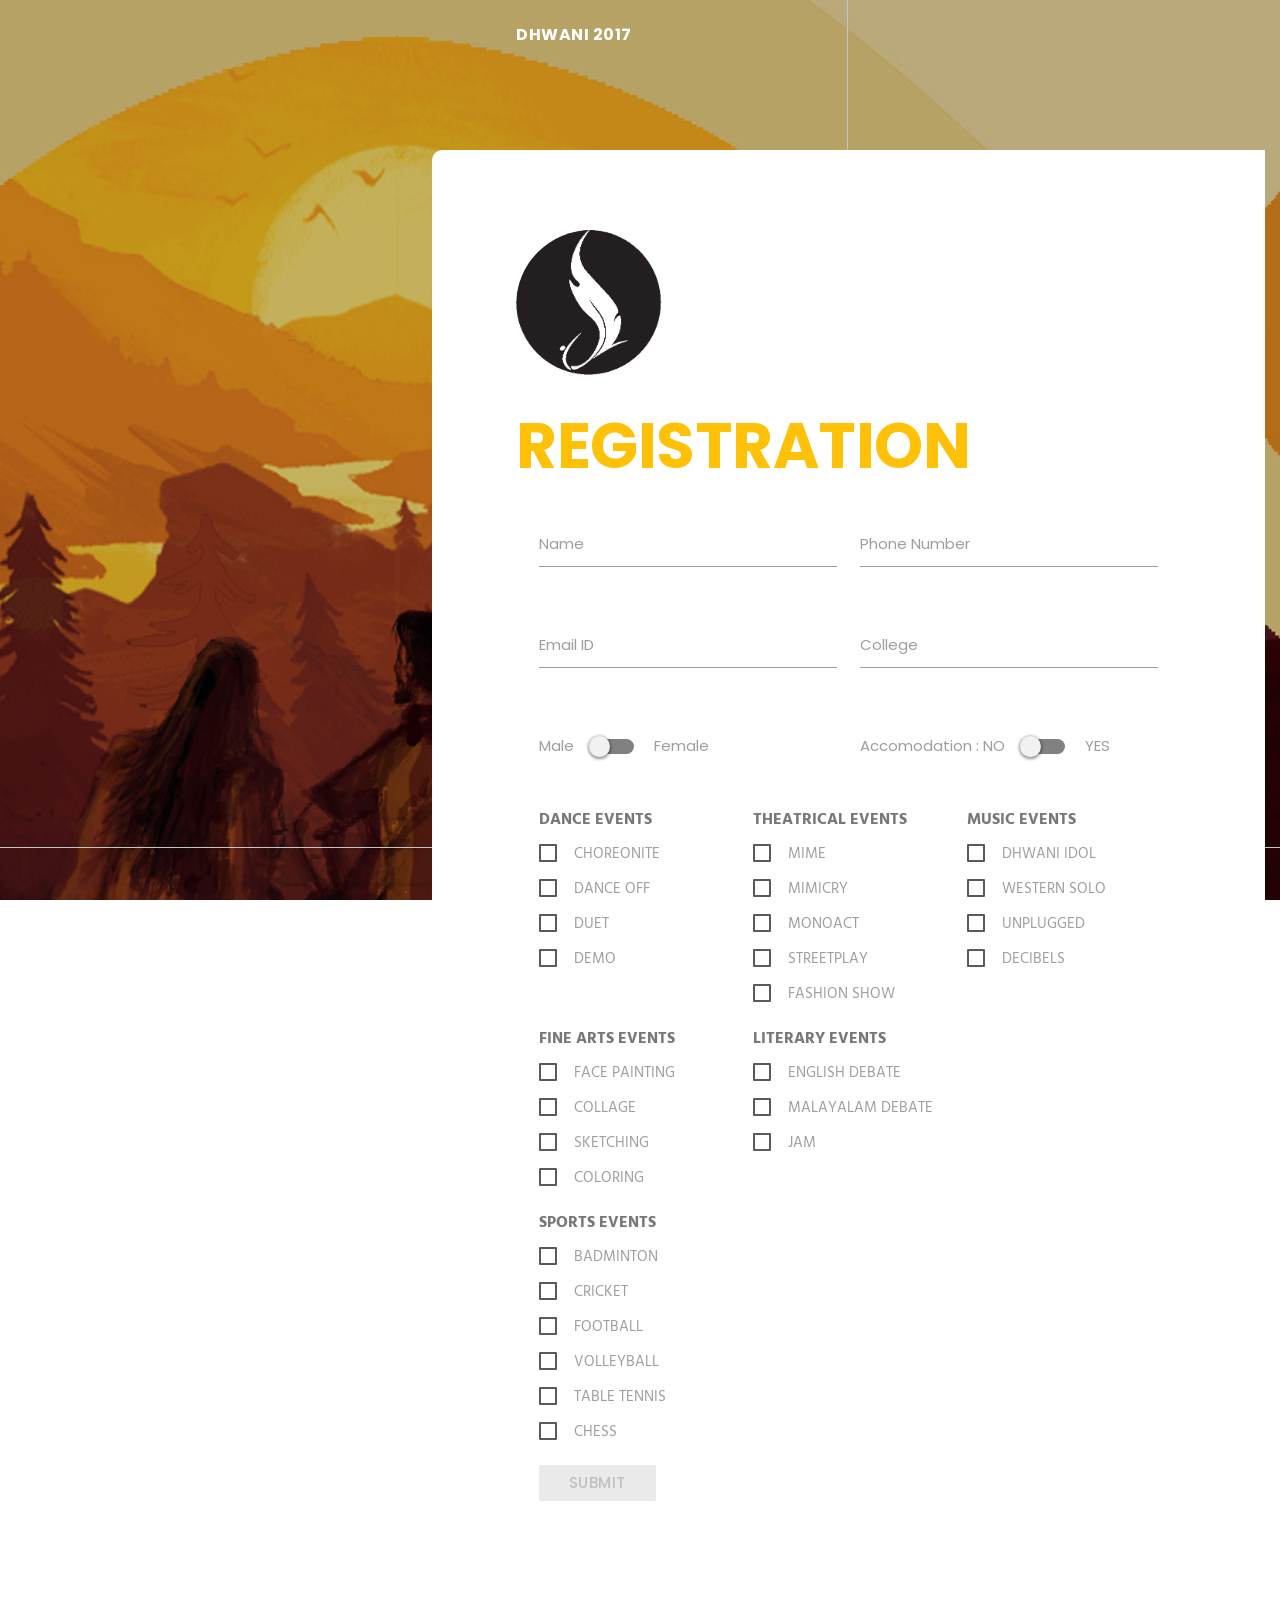
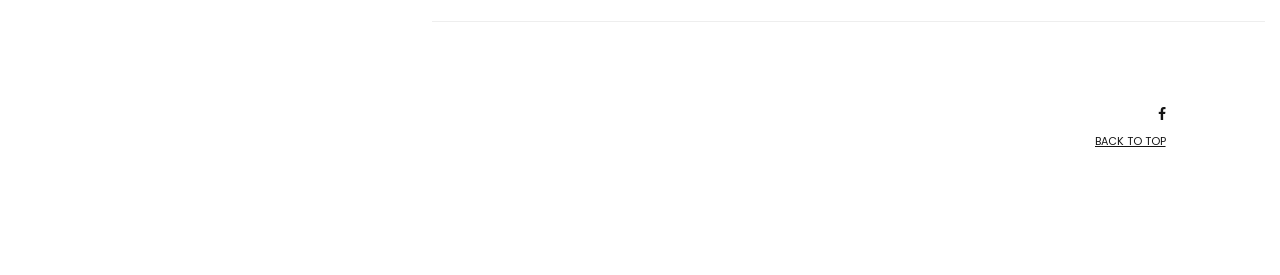
<file: register.html>
<!DOCTYPE html>
<html lang="en" class="no-js">
	<head>
		<meta charset="UTF-8" />
		<meta name="viewport" content="width=device-width, initial-scale=1.0, maximum-scale=1.0, user-scalable=no" />
		<title>Dhwani 2017 | Registration</title>
		
		<!--Favicon-->
		<link rel="shortcut icon" href="favicon.ico">
		<link rel="icon" href="img/dhw_logo.png">
				
		<!--Fonts-->
		<link href='https://fonts.googleapis.com/css?family=Poppins:300,400,500,600,700|Hind:400,500,300,600' rel='stylesheet' type='text/css'>
		 <!-- <link href="http://fonts.googleapis.com/icon?family=Material+Icons" rel="stylesheet"> -->

		
		<!--CSS-->
		<link rel="stylesheet" type="text/css" href="css/style.css" />
		<link rel="stylesheet" type="text/css" href="css/materialize.min.css" />
	</head>
	
	<body id="body" data-ng-app="contactApp">
		
		<!--Fixed Bg Image-->
		<div class="fixed-bg"></div>
		<div class="fixed-bg-overlay"></div>
		<!--/Fixed Bg Image-->
				
		<!--Preloader-->
		<div id="pre_load" class="preloader-it">
			<div id="la_anim" class="la-anim-1"></div>
		</div>
		<!--/Preloader-->
				
		<!--Container-->
		<div class="container-fluid">
			<div class="row">
				<div id="vertical_nav_wrap" class="col-lg-4 col-xs-12 pad-zero vertical-nav-wrap">
					
				</div>
				
				<div class="col-lg-8 col-xs-12 pad-zero">
					
				<!--Header-->
					<header>
						<div class="header-wrap col-lg-10 center-div">
							<div class="float-left name">
								<a data-scroll href="index.html">
									<span>
										DHWANI 2017
									</span>
								</a>	
							</div>	
						</div>
						<div class="clearfix"></div>
					</header>
					<!--/Header-->
					
					<!--Main Content-->
					<div id="main_content" class="content-block margin-top-150 margin-top-sm-70 margin-top-xs-50">

						<section id="reg"  class="col-lg-10 col-md-11 col-sm-11 center-div intro-content-wrap sec-pad">
							<div class="person-img margin-bottom-xs"></div>
							<h1>
								<span class="dhwani">REGISTRATION</span>
							</h1>
						<!-- </section> -->
						<div class="row">
						
						<!--Register Section Start-->
						<!-- <section id="services_sec"  class="col-lg-10 col-md-11 col-sm-11 center-div services-icon-wrap  sec-pad-top sec-pad-bottom-xs"> -->

						<!--Introduction Sec-->
						    
						    <form name="regForm" class="col s12" data-ng-controller="ContactController">
						      <div class="row">
						        <div class="input-field col s6">
						          <input id="first_name" type="text" class="validate" ng-model="data.name" required>
						          <label for="first_name">Name</label>
						        </div>
						        <div class="input-field col s6">
						          <input id="last_name" type="text" class="validate" ng-model="data.phone" required>
						          <label for="last_name">Phone Number</label>
						        </div>
						      </div>
						      <div class="row">

						      <div class="row">
						        <div class="input-field col s6">
						          <input  " id="first_name" type="email" class="validate" ng-model="data.email" required>
						          <label for="first_name">Email ID</label>
						        </div>

						        <div class="input-field col s6">
						          <input id="first_name" type="text" class="validate" ng-model="data.college" required>
						          <label for="first_name">College</label>
						        </div>
						       </div>
						       
						       <div class="row">
									<div class="input-field col s6">
										<div class="switch">
											<label>
											Male
											<input type="checkbox" id="sex">
												<span class="lever"></span>
											Female
											</label>
										</div>
									</div>

									<div class="input-field col s6">
										<div class="switch">
											<label>
											Accomodation : NO
											<input type="checkbox" id="accomodation">
												<span class="lever"></span>
											YES
											</label>
										</div>
									</div>
							    </div>
							   </div>
							   <div class="row">
							   		<div class="col s12">
							   			<p>&nbsp;</p>
							   		</div>
							   </div>

								<div class="row">
									<div class="col s4">
										<p><b>DANCE EVENTS</b></p>
										<p><input type="checkbox" id="20" />
										<label for="20">CHOREONITE</label>
										</p>
										<p><input type="checkbox" id="9" />
										<label for="9">DANCE OFF</label>
										</p>
										<p><input type="checkbox" id="14" />
										<label for="14">DUET</label>
										</p>
										<p><input type="checkbox" id="29" />
										<label for="29">DEMO</label>
										</p>
									</div>
									<div class="col s4">
										<p><b>THEATRICAL EVENTS</b></p>
										<p><input type="checkbox" id="18" />
										<label for="18">MIME</label>
										</p>
										<p><input type="checkbox" id="10" />
										<label for="10">MIMICRY</label>
										</p>
										<p><input type="checkbox" id="12" />
										<label for="12">MONOACT</label>
										</p>
										<p><input type="checkbox" id="19" />
										<label for="19">STREETPLAY</label>
										</p>
										<p><input type="checkbox" id="21" />
										<label for="21">FASHION SHOW</label>
										</p>
									</div>
									<div class="col s4">
										<p><b>MUSIC EVENTS</b></p>
										<p><input type="checkbox" id="8" />
										<label for="8">DHWANI IDOL</label>
										</p>
										<p><input type="checkbox" id="26" />
										<label for="26">WESTERN SOLO</label>
										</p>
										<p><input type="checkbox" id="15" />
										<label for="15">UNPLUGGED</label>
										</p>
										<p><input type="checkbox" id="24" />
										<label for="24">DECIBELS</label>
										</p>
									</div>
								</div>
								<div class="row">
									<div class="col s4">
										<p><b>FINE ARTS EVENTS</b></p>
										<p><input type="checkbox" id="17" />
										<label for="17">FACE PAINTING</label>
										</p>
										<p><input type="checkbox" id="16" />
										<label for="16">COLLAGE</label>
										</p>
										<p><input type="checkbox" id="27" />
										<label for="27">SKETCHING</label>
										</p>
										<p><input type="checkbox" id="28" />
										<label for="28">COLORING</label>
										</p>
									</div>
									<!-- <div class="col s4">
										<p><b>SPORTS EVENTS</b></p>
										<p><input type="checkbox" id="22" />
										<label for="22">CRICKET</label>
										</p>
										<p><input type="checkbox" id="23" />
										<label for="23">BADMINTON</label>
										</p>
									</div> -->
									<div class="col s4">
										<p><b>LITERARY EVENTS</b></p>
										<p><input type="checkbox" id="11" />
										<label for="11">ENGLISH DEBATE</label>
										</p>
										<p><input type="checkbox" id="25" />
										<label for="25">MALAYALAM DEBATE</label>
										</p>
										<p><input type="checkbox" id="13" />
										<label for="13">JAM</label>
										</p>
									</div>
								</div>

								<div class="row">
									<div class="col s4">
										<p><b>SPORTS EVENTS</b></p>
										<p><input type="checkbox" id="23" />
										<label for="23">BADMINTON</label>
										</p>
										<p><input type="checkbox" id="22" />
										<label for="22">CRICKET</label>
										</p>
										<p><input type="checkbox" id="32" />
										<label for="32">FOOTBALL</label>
										</p>
										<p><input type="checkbox" id="35" />
										<label for="35">VOLLEYBALL</label>
										</p>
										<p><input type="checkbox" id="33" />
										<label for="33">TABLE TENNIS</label>
										</p>
										<p><input type="checkbox" id="34" />
										<label for="34">CHESS</label>
										</p>
									</div>
								</div>
								<div class="row">
									<div class="col s6">
										<button class="btn waves-effect waves-light amber" type="submit" ng-disabled="regForm.$invalid" name="action" ng-click="submit()">Submit
   										</button>
									</div>
								</div>

							   </form>


			    				</form>

							   </div>
					   </section>
						<hr class="separater-hr"/>
						<!--Register Section End-->
						
						
				
						
						<!--Footer-->
						<footer class="col-lg-10 col-md-11 col-sm-11 center-div contact-wrap  sec-pad">
							<div class="row">
								<div class="col-sm-12">
									<div class="social-icons-wrap float-right">
										<!--Social Icons-->
										<ul class="social-icons float-right">
											<li>
												<a href="https://www.facebook.com/platinumdhwani" class="social-icon">
													<span class="fa" data-hover="&#xf09a;">&#xf09a;</span>
												</a>
											</li>
										</ul>
										<!--/Social Icons-->
									</div>

									<div class="goto-top text-right float-right">
										<a data-scroll href="#body">
											<span data-hover="top">
												Back to Top
											</span>
										</a>
									</div>
									
								</div>	
							</div>	
						</footer>
						<!--/Footer-->
						
					</div>	
					<!--/Main Content-->
					
				</div>
			</div>	
		</div>
		<!-- /Container -->
				
		<!-- Scripts -->
     	<script src="https://code.jquery.com/jquery-2.1.1.min.js"></script>
		<script src="js/materialize.min.js"></script>
		<script src="js/jquery-1.12.4.min.js"></script>
		<script src="js/angular.min.js"></script>
		<script src="js/bootstrap.min.js"></script>
		<script src="js/modernizr.custom.js"></script>
		<script src="js/app.js"></script>
		<script src="js/controllers.js"></script>
		<script src="js/jquery.placeholder.js"></script>
		<script src="js/smooth-scroll.js"></script>
		<script src="js/countTo.js"></script>
		<script src="js/jQuery.appear.js"></script>
		<script src="js/isotope.js"></script>
		<script src="js/typed.js"></script>
		<script src="js/lightgallery-all.js"></script>
		<script src="js/jquery.mousewheel.min.js"></script>
		<script src="js/owl.carousel.min.js"></script>
		<script src="js/froogaloop2.min.js"></script>
		<script src="js/wow.min.js"></script>
		<script src="js/init.js"></script>
	</body>
</html>
</file>
<file: css/style.css>
@charset "UTF-8";
/*------------------------------------------------------------------
[Master Stylesheet]
Project:	Eric
++++ Imports ++++
++++ Reset ++++
++++ Main ++++
	**Basic Sec CSS**
	**Body Sec CSS**
	**About Sec CSS**
	**Header Sec CSS**
	**Vertical Nav Sec CSS**
	**Services Sec CSS**
	**Skills Sec CSS**
	**Education Sec CSS**
	**Experience Sec CSS**
	**Client Sec CSS**
	**Achivement Sec CSS**
	**Contact Sec CSS**
	**Footer Sec CSS**
++++ Mediaqueries ++++
-------------------------------------------------------------------*/
/****************************/
/** Imports **/
/****************************/
@import url(animate.css);
@import url(font-awesome.min.css);
@import url(pe-icon-7-stroke.css);
@import url(et-line-font.css);
@import url(bootstrap.min.css);
@import url(owl.carousel.css);
@import url(owl.theme.default.min.css);
@import url(inputtext.css);
@import url(filter.css);
@import url(default-skin/default-skin.css);
@import url(lightgallery.css);
/****************************/
/** Reset **/
/****************************/
html, body, div, span, applet, object, iframe, h1, h2, h3, h4, h5, h6, p, pre, a, abbr, acronym, address, big, cite, code, del, dfn, em, img, ins, kbd, q, s, samp, small, strike, strong, sub, sup, tt, var, b, u, i, center, dl, dt, dd, ol, ul, li, fieldset, form, label, legend, table, caption, tbody, tfoot, thead, tr, th, td, article, aside, canvas, details, embed, figure, figcaption, footer, header, hgroup, menu, nav, output, ruby, section, summary, time, mark, audio, video {
  margin: 0;
  padding: 0;
  border: 0;
  font-size: 100%;
  font: inherit;
  vertical-align: baseline; }

strong {
  font-weight: bold; }

body {
  color: #141414;
  font-family: "Poppins", sans-serif;
  font-size: 14px;
  font-style: normal;
  line-height: 1.5;
  overflow: hidden; }

a:hover, a:active {
  outline: 0; }

button:focus {
  border: none;
  outline: 0; }

ul {
  list-style: none; }

a {
  color: #fff;
  text-decoration: none; }

a:hover {
  color: #fff;
  text-decoration: none; }

a:focus {
  color: #fff;
  text-decoration: none;
  outline: none; }

h1, h2, h3, h4, h5, h6 {
  color: #141414; }

h1 {
  font-size: 45px;
  line-height: 60px;
  text-transform: capitalize;
  font-weight: 500;
  letter-spacing: -.5px;
  margin-bottom: 75px;
  color: #141414; }

h3 {
  font-size: 24px;
  line-height: 36px;
  color: #141414;
  font-weight: 500;
  margin-bottom: 20px;
  letter-spacing: -0.5; }

h5 {
  font-size: 18px;
  text-transform: uppercase;
  line-height: 25px;
  margin-bottom: 15px; }

h6 {
  font-size: 16px;
  letter-spacing: 1.5px;
  font-weight: 500;
  text-transform: uppercase;
  color: #e91e63;
  margin-bottom: 33px; }

p {
  font-size: 16px;
  font-family: "Hind", sans-serif;
  color: #777; }

.p-small {
  font-size: 14px;
  color: #777;
  line-height: 27px; }

.force-UTF-8 {
  content: "¡"; }

/****************************/
/** Main **/
/****************************/
/********Basic Sec CSS********/
.pad-zero {
  padding: 0; }

.pad-left-zero {
  padding-left: 0; }

.pad-right-zero {
  padding-left: 0; }

.sec-pad {
  padding-top: 80px;
  padding-bottom: 80px; }

.sec-pad-sm {
  padding-top: 50px;
  padding-bottom: 50px; }

.sec-pad-xs {
  padding-top: 30px;
  padding-bottom: 30px; }

.sec-pad-top {
  padding-top: 80px; }

.sec-pad-top-sm {
  padding-top: 50px; }

.sec-pad-top-xs {
  padding-top: 30px; }

.sec-pad-bottom {
  padding-bottom: 80px; }

.sec-pad-bottom-sm {
  padding-bottom: 50px; }

.sec-pad-bottom-xs {
  padding-bottom: 30px; }

.sec-pad-left {
  padding-left: 150px; }

.sec-pad-right {
  padding-right: 150px; }

.pad-top-15 {
  padding-top: 15px; }

.pad-top-7 {
  padding-top: 7px; }

.pad-bottom-80 {
  padding-bottom: 80px; }

.pad-bottom-35 {
  padding-bottom: 35px; }

.margin-top-sm {
  margin-top: 50px; }

.margin-bottom-sm {
  margin-bottom: 50px; }

.margin-bottom-xs {
  margin-bottom: 30px; }

.margin-top-150 {
  margin-top: 150px; }

.margin-top-80 {
  margin-top: 80px; }

.margin-top-40 {
  margin-top: 40px; }

.margin-bottom-80 {
  margin-bottom: 80px; }

.margin-top-20 {
  margin-top: 20px; }

.float-left {
  float: left; }

.float-right {
  float: right; }

.opacity-hide {
  opacity: 0;
  visibility: hidden; }

.center-div {
  margin: 0 auto;
  overflow: hidden;
  float: none;
  clear: both; }

.preloader-it {
  background: #fff;
  position: fixed;
  z-index: 110;
  height: 100%;
  width: 100%;
  overflow: hidden !important; }

/* Effect 1: YouTube loading */
.la-anim-1 {
  position: fixed;
  top: 0;
  left: 0;
  z-index: -1;
  width: 100%;
  height: 5px;
  background: #e91e63;
  -webkit-transform: translate3d(-100%, 0, 0);
  transform: translate3d(-100%, 0, 0);
  pointer-events: none; }

.la-anim-1::after {
  position: absolute;
  top: 0;
  right: 0;
  width: 100px;
  height: 100%;
  background: #e91e63;
  content: '';
  opacity: 0;
  -webkit-transition: opacity 0.2s, box-shadow 2s 4s;
  transition: opacity 0.2s, box-shadow 2s 4s;
  -webkit-transform: rotate(2deg) translateY(-2px);
  transform: rotate(2deg) translateY(-2px); }

.la-anim-1.la-animate {
  z-index: 100;
  opacity: 1;
  -webkit-transition: -webkit-transform 5s ease-in, opacity 1s 5s;
  transition: transform 5s ease-in, opacity 1s 5s;
  -webkit-transform: translate3d(0%, 0, 0);
  transform: translate3d(0%, 0, 0); }

.la-anim-1.la-animate::after {
  opacity: 1; }

.typed-cursor {
  opacity: 1;
  -webkit-animation: blink 0.7s infinite;
  -moz-animation: blink 0.7s infinite;
  animation: blink 0.7s infinite; }

@keyframes blink {
  0% {
    opacity: 1; }
  50% {
    opacity: 0; }
  100% {
    opacity: 1; } }
@-webkit-keyframes blink {
  0% {
    opacity: 1; }
  50% {
    opacity: 0; }
  100% {
    opacity: 1; } }
@-moz-keyframes blink {
  0% {
    opacity: 1; }
  50% {
    opacity: 0; }
  100% {
    opacity: 1; } }
@-webkit-keyframes back_ken {
  0% {
    -webkit-transform: scale(1); }
  50% {
    -webkit-transform: scale(1.2); }
  100% {
    -webkit-transform: scale(1); } }
@-moz-keyframes back_ken {
  0% {
    -moz-transform: scale(1); }
  50% {
    -moz-transform: scale(1.2); }
  100% {
    -moz-transform: scale(1); } }
@-o-keyframes back_ken {
  0% {
    -o-transform: scale(1); }
  50% {
    -o-transform: scale(1.2); }
  100% {
    -o-transform: scale(1); } }
@keyframes back_ken {
  0% {
    transform: scale(1); }
  50% {
    transform: scale(1.2); }
  100% {
    transform: scale(1); } }
/********Body Sec CSS********/
.fixed-bg {
  background: transparent url("../img/mainbg.jpg") no-repeat;
  image-rendering: optimizeQuality;
  height: 100%;
  width: 100%;
  z-index: -1;
  position: fixed;
  background-position: center;
  background-size: cover;
  -moz-transform: translateZ(0);
  -o-transform: translateZ(0);
  -ms-transform: translateZ(0);
  -webkit-transform: translateZ(0);
  transform: translateZ(0);
  backface-visibility: hidden;
  -webkit-backface-visibility: hidden; }

.fixed-bg-overlay {
  background: rgba(0, 8, 16, 0.23);
  height: 100%;
  width: 100%;
  z-index: -1;
  -moz-transform: translateZ(0);
  -o-transform: translateZ(0);
  -ms-transform: translateZ(0);
  -webkit-transform: translateZ(0);
  transform: translateZ(0);
  position: fixed;
  backface-visibility: hidden;
  -webkit-backface-visibility: hidden; }

/********About Sec CSS********/
.content-block {
  background: #fff;
  border-top-left-radius: 10px;
  -moz-transition: all 0.9s cubic-bezier(0.19, 1, 0.22, 1) 0s;
  -o-transition: all 0.9s cubic-bezier(0.19, 1, 0.22, 1) 0s;
  -webkit-transition: all 0.9s cubic-bezier(0.19, 1, 0.22, 1) 0s;
  transition: all 0.9s cubic-bezier(0.19, 1, 0.22, 1) 0s; }
  .content-block .person-img {
    height: 150px;
    width: 150px;
    background: url(../img/candidate.png);
    border-radius: 50%;
    background-repeat: no-repeat;
    background-size: cover; }

/********Header Sec CSS********/
.btn {
  font-size: 11px;
  font-weight: 500;
  color: #fff;
  letter-spacing: 1.5px;
  overflow: hidden;
  position: relative;
  text-transform: uppercase;
  height: 37px;
  background: #141414;
  outline: none;
  border: none;
  border-radius: 2px;
  padding: 7px 20px;
  -moz-transition: all 0.9s cubic-bezier(0.19, 1, 0.22, 1) 0s;
  -o-transition: all 0.9s cubic-bezier(0.19, 1, 0.22, 1) 0s;
  -webkit-transition: all 0.9s cubic-bezier(0.19, 1, 0.22, 1) 0s;
  transition: all 0.9s cubic-bezier(0.19, 1, 0.22, 1) 0s; }
  .btn .btn-label {
    padding: 4px 0; }
  .btn:hover, .btn:focus, .btn:active {
    background: #141414 !important;
    outline: none !important;
    border: none !important;
    color: #fff !important; }
  .btn:hover {
    color: #141414 !important; }
  .btn span {
    position: relative;
    z-index: 2;
    display: inline-block; }
  .btn .mask {
    background: #fff none repeat scroll 0 0;
    border-radius: 2px;
    display: block;
    height: 100%;
    left: 0;
    position: absolute;
    top: 0;
    width: 0;
    z-index: 1;
    -moz-transition: all 1.1s cubic-bezier(0.19, 1, 0.22, 1) 0s;
    -o-transition: all 1.1s cubic-bezier(0.19, 1, 0.22, 1) 0s;
    -webkit-transition: all 1.1s cubic-bezier(0.19, 1, 0.22, 1) 0s;
    transition: all 1.1s cubic-bezier(0.19, 1, 0.22, 1) 0s; }
  .btn:hover .mask {
    width: 100%; }

.name span {
  font-size: 16px;
  font-weight: 700;
  letter-spacing: 0.5px;
  display: block;
  color: #fff;
  padding-top: 7px; }

header {
  position: absolute;
  right: 0;
  top: 0;
  width: 100%;
  z-index: 1;
  height: 70px;
  -moz-transition: transform 0.6s ease 0s;
  -o-transition: transform 0.6s ease 0s;
  -webkit-transition: transform 0.6s ease 0s;
  transition: transform 0.6s ease 0s; }
  header .header-wrap {
    padding-top: 16px; }
    header .header-wrap .pe-7s-download {
      font-size: 25px;
      display: none;
      color: #141414; }
    header .header-wrap .pe-7s-menu {
      font-size: 25px;
      color: #141414; }
  header.fixed {
    top: -70px;
    margin-top: 70px;
    width: 66.66%;
    position: fixed;
    z-index: 99;
    background: #141414;
    backface-visibility: hidden;
    -webkit-backface-visibility: hidden;
    -moz-transition: margin 0.6s ease 0s, transform 0.6s ease 0s;
    -o-transition: margin 0.6s ease 0s, transform 0.6s ease 0s;
    -webkit-transition: margin 0.6s ease 0s, transform 0.6s ease 0s;
    transition: margin 0.6s ease 0s, transform 0.6s ease 0s; }
    header.fixed .btn {
      color: #141414;
      background: #fff; }
      header.fixed .btn .mask {
        background: #e91e63; }
      header.fixed .btn:hover, header.fixed .btn:focus, header.fixed .btn:active {
        background: #fff !important;
        outline: none !important;
        border: none !important;
        color: #141414 !important; }
      header.fixed .btn:hover {
        color: #fff !important; }

/********Vertical Nav Sec CSS********/
nav.navbar.navbar-default.vertical-nav {
  position: fixed;
  -moz-transform: translateZ(0);
  -o-transform: translateZ(0);
  -ms-transform: translateZ(0);
  -webkit-transform: translateZ(0);
  transform: translateZ(0);
  backface-visibility: hidden;
  -webkit-backface-visibility: hidden;
  top: 50%;
  left: 129px;
  -moz-transform: translateY(-50%);
  -o-transform: translateY(-50%);
  -ms-transform: translateY(-50%);
  -webkit-transform: translateY(-50%);
  transform: translateY(-50%);
  background: none;
  border: none;
  -moz-transition: all 2s cubic-bezier(0.19, 1, 0.22, 1) 0s;
  -o-transition: all 2s cubic-bezier(0.19, 1, 0.22, 1) 0s;
  -webkit-transition: all 2s cubic-bezier(0.19, 1, 0.22, 1) 0s;
  transition: all 2s cubic-bezier(0.19, 1, 0.22, 1) 0s; }
  nav.navbar.navbar-default.vertical-nav li {
    display: block;
    float: none;
    height: 7px;
    margin-bottom: 29px;
    width: 50px; }
    nav.navbar.navbar-default.vertical-nav li span {
      font-size: 11px;
      font-weight: 500;
      left: 90px;
      line-height: 1;
      color: #fff;
      position: absolute;
      opacity: 0;
      text-transform: uppercase;
      letter-spacing: 1.5px;
      -moz-transition: all 0.9s cubic-bezier(0.19, 1, 0.22, 1) 0s;
      -o-transition: all 0.9s cubic-bezier(0.19, 1, 0.22, 1) 0s;
      -webkit-transition: all 0.9s cubic-bezier(0.19, 1, 0.22, 1) 0s;
      transition: all 0.9s cubic-bezier(0.19, 1, 0.22, 1) 0s; }
    nav.navbar.navbar-default.vertical-nav li a {
      background: none;
      border: none;
      padding: 0; }
      nav.navbar.navbar-default.vertical-nav li a span {
        display: none; }
      nav.navbar.navbar-default.vertical-nav li a:hover, nav.navbar.navbar-default.vertical-nav li a:active, nav.navbar.navbar-default.vertical-nav li a:focus {
        background: none;
        border: none; }
      nav.navbar.navbar-default.vertical-nav li a:before {
        background-color: #fff;
        border-radius: 50%;
        height: 50px;
        top: -21px !important;
        opacity: 1;
        -moz-transform: scale(0);
        -o-transform: scale(0);
        -ms-transform: scale(0);
        -webkit-transform: scale(0);
        transform: scale(0);
        width: 50px; }
      nav.navbar.navbar-default.vertical-nav li a:after, nav.navbar.navbar-default.vertical-nav li a:before {
        content: "";
        margin: 0 auto;
        position: absolute;
        right: 0;
        left: 0; }
      nav.navbar.navbar-default.vertical-nav li a:after {
        background: #fff none repeat scroll 0 0;
        border: 3px solid #fff;
        border-radius: 50%;
        height: 0;
        -moz-transition: all 0.1s ease-out 0s;
        -o-transition: all 0.1s ease-out 0s;
        -webkit-transition: all 0.1s ease-out 0s;
        transition: all 0.1s ease-out 0s;
        width: 0; }
    nav.navbar.navbar-default.vertical-nav li.active a:before {
      opacity: 0;
      -moz-transform: scale(1);
      -o-transform: scale(1);
      -ms-transform: scale(1);
      -webkit-transform: scale(1);
      transform: scale(1);
      -moz-transition: all 0.5s ease-out 0s;
      -o-transition: all 0.5s ease-out 0s;
      -webkit-transition: all 0.5s ease-out 0s;
      transition: all 0.5s ease-out 0s; }
    nav.navbar.navbar-default.vertical-nav li.active a:after {
      background: transparent none repeat scroll 0 0;
      border-width: 2px;
      height: 8px;
      width: 8px; }
    nav.navbar.navbar-default.vertical-nav li.active span {
      left: 50px;
      opacity: 1;
      color: #fff; }
    nav.navbar.navbar-default.vertical-nav li:hover span {
      left: 50px;
      opacity: 1;
      color: #fff; }

a.goto-social, a.goto-social:hover {
  font-size: 16px;
  font-weight: 600;
  color: #141414; }

.separater-hr {
  margin: 0; }

/********Services Sec CSS********/
.services-icon-wrap span {
  display: block; }
  .services-icon-wrap span.key-fact {
    font-size: 14px;
    font-weight: 500;
    font-family: "Hind", sans-serif;
    color: #141414;
    letter-spacing: .5px;
    text-transform: uppercase;
    margin-top: 36px;
    font-weight: 600; }
.services-icon-wrap .icon {
  color: #c0c1c1;
  font-size: 60px;
  display: inline-block;
  perspective: 1000px;
  -moz-transition: all 0.4s ease 0s;
  -o-transition: all 0.4s ease 0s;
  -webkit-transition: all 0.4s ease 0s;
  transition: all 0.4s ease 0s; }
.services-icon-wrap .icon-wrap:hover .icon {
  -moz-transform: rotateY(180deg);
  -o-transform: rotateY(180deg);
  -ms-transform: rotateY(180deg);
  -webkit-transform: rotateY(180deg);
  transform: rotateY(180deg);
  color: #141414; }

/********Skills Sec CSS********/
.skills-wrap {
  overflow: visible; }
  .skills-wrap .progress-bar-graph .bar-wrap {
    position: relative;
    float: left;
    width: 100%; }
    .skills-wrap .progress-bar-graph .bar-wrap strong {
      font-size: 12px;
      font-weight: 500;
      font-family: "Hind", sans-serif;
      color: #141414;
      opacity: 0;
      display: block;
      float: left;
      position: absolute;
      right: 0px;
      top: -27px; }
  .skills-wrap .progress-bar-graph span {
    background-color: #e91e63;
    height: 3px;
    width: 0px;
    display: block;
    float: left;
    position: relative;
    overflow: visible !important; }
    .skills-wrap .progress-bar-graph span:after {
      border: 3px solid #e91e63;
      border-radius: 50%;
      content: "";
      height: 15px;
      position: absolute;
      right: 0px;
      background: #fff;
      top: -6px;
      width: 15px; }
  .skills-wrap .progress-cat {
    font-size: 12px;
    font-family: "Hind", sans-serif;
    font-weight: 600;
    color: #141414;
    letter-spacing: .5px;
    text-transform: uppercase;
    display: block;
    padding-bottom: 10px; }

/********Project Sec CSS********/
.project-gallery a {
  display: block;
  overflow: hidden;
  box-shadow: 2px 2px 2px rgba(0, 0, 0, 0.2);
  -webkit-box-shadow: 2px 2px 2px rgba(0, 0, 0, 0.2);
  -moz-box-shadow: 2px 2px 2px rgba(0, 0, 0, 0.2);
  z-index: 1;
  width: 100%;
  position: relative;
  border-radius: 5px;
  -webkit-border-radius: 5px;
  backface-visibility: hidden;
  -webkit-backface-visibility: hidden;
  -moz-transition: all 0.4s ease 0s;
  -o-transition: all 0.4s ease 0s;
  -webkit-transition: all 0.4s ease 0s;
  transition: all 0.4s ease 0s; }
  .project-gallery a img {
    -moz-transform: translateY(0);
    -o-transform: translateY(0);
    -ms-transform: translateY(0);
    -webkit-transform: translateY(0);
    transform: translateY(0);
    -moz-transition: all 0.4s ease 0s;
    -o-transition: all 0.4s ease 0s;
    -webkit-transition: all 0.4s ease 0s;
    transition: all 0.4s ease 0s;
    image-rendering: optimizeQuality; }
  .project-gallery a .hover-cap {
    font-size: 12px;
    letter-spacing: 0.5px;
    text-transform: uppercase;
    font-weight: 500;
    background: #fff none repeat scroll 0 0;
    bottom: 0;
    color: black;
    height: 65px;
    padding-top: 25px;
    left: 0;
    overflow: hidden;
    perspective: 1px;
    position: absolute;
    text-align: center;
    border-bottom-right-radius: 5px;
    border-bottom-left-radius: 5px;
    text-transform: uppercase;
    -moz-transform: translateY(75px);
    -o-transform: translateY(75px);
    -ms-transform: translateY(75px);
    -webkit-transform: translateY(75px);
    transform: translateY(75px);
    -moz-transition: all 0.4s ease 0s;
    -o-transition: all 0.4s ease 0s;
    -webkit-transition: all 0.4s ease 0s;
    transition: all 0.4s ease 0s;
    width: 100%; }
  .project-gallery a:hover {
    box-shadow: 20px 20px 20px rgba(0, 0, 0, 0.2);
    -webkit-box-shadow: 20px 20px 20px rgba(0, 0, 0, 0.2);
    -moz-box-shadow: 20px 20px 20px rgba(0, 0, 0, 0.2); }
    .project-gallery a:hover img {
      -moz-transform: translateY(-20px);
      -o-transform: translateY(-20px);
      -ms-transform: translateY(-20px);
      -webkit-transform: translateY(-20px);
      transform: translateY(-20px); }
    .project-gallery a:hover .hover-cap {
      -moz-transform: translateY(0);
      -o-transform: translateY(0);
      -ms-transform: translateY(0);
      -webkit-transform: translateY(0);
      transform: translateY(0); }

.lg-sub-html h6 {
  color: #fff;
  margin-bottom: 0; }

/********Education Sec CSS********/
.education-wrap .qualfication-wrap {
  margin-top: 42px; }
  .education-wrap .qualfication-wrap .qualfication:nth-child(even) {
    background: rgba(48, 49, 51, 0.04); }
.education-wrap .qualfication {
  border-bottom: 1px solid rgba(48, 49, 51, 0.1);
  float: left;
  padding: 30px 0;
  width: 100%; }
  .education-wrap .qualfication.first-row {
    border-bottom: 1px solid rgba(48, 49, 51, 0.1);
    border-top: 1px solid rgba(48, 49, 51, 0.1); }
  .education-wrap .qualfication .row-count {
    height: 35px;
    width: 35px;
    display: table;
    border: 1px solid rgba(48, 49, 51, 0.1);
    border-radius: 50%;
    text-align: center;
    color: #141414;
    font-family: "Hind", sans-serif;
    font-size: 11px;
    font-weight: 600; }
    .education-wrap .qualfication .row-count span {
      display: table-cell;
      vertical-align: middle; }
  .education-wrap .qualfication .yr-pers {
    color: #141414;
    font-family: "Hind", sans-serif;
    font-size: 12px;
    font-weight: 600;
    letter-spacing: .5px; }
  .education-wrap .qualfication .insti {
    color: #141414;
    font-family: "Hind", sans-serif;
    font-size: 14px;
    font-weight: 500;
    text-transform: capitalize; }
  .education-wrap .qualfication .design {
    color: #777;
    font-family: "Hind", sans-serif;
    font-size: 14px;
    font-weight: 500;
    text-transform: capitalize; }
.education-wrap .vertical-align-pad {
  padding-top: 10px;
  display: block; }

/********Experience Sec CSS********/
.experience-wrap .duration span {
  color: #141414;
  font-family: "Hind", sans-serif;
  font-size: 12px;
  font-weight: 600;
  text-transform: uppercase;
  letter-spacing: .5px; }
.experience-wrap .job-desn, .experience-wrap .job-loc {
  display: block; }
.experience-wrap .job-desn {
  color: #777;
  font-family: "Hind", sans-serif;
  font-size: 16px;
  font-weight: 500;
  padding-bottom: 5px;
  text-transform: capitalize; }
.experience-wrap .job-loc {
  color: #141414;
  font-family: "Hind", sans-serif;
  font-size: 14px;
  font-weight: 500;
  padding-bottom: 15px;
  text-transform: capitalize; }
.experience-wrap .timeline-st {
  background: rgba(48, 49, 51, 0.15);
  margin-left: 7px;
  margin-top: 15px;
  width: 1px; }
  .experience-wrap .timeline-st:after {
    border: 3px solid rgba(48, 49, 51, 0.15);
    border-radius: 50%;
    content: "";
    height: 15px;
    left: 15px;
    position: absolute;
    top: 0;
    width: 15px;
    -moz-transition: all 0.4s ease 0s;
    -o-transition: all 0.4s ease 0s;
    -webkit-transition: all 0.4s ease 0s;
    transition: all 0.4s ease 0s; }
.experience-wrap .exp-timeline .exp-content-wrap {
  opacity: 1;
  -moz-transition: all 0.4s ease 0s;
  -o-transition: all 0.4s ease 0s;
  -webkit-transition: all 0.4s ease 0s;
  transition: all 0.4s ease 0s; }
.experience-wrap .exp-timeline.timeline-inactive .exp-content-wrap {
  opacity: .3; }
.experience-wrap .exp-timeline.timeline-inactive.timeline-active .exp-content-wrap {
  opacity: 1 !important; }
.experience-wrap .exp-timeline.timeline-active .timeline-st:after {
  border: 3px solid #e91e63; }

/********Client Sec CSS********/
.client-wrap .owl-carousel .owl-item img {
  width: auto; }

/********Achivement Sec CSS********/
.achivement-list-wrap li ul {
  float: left;
  width: 100%; }
  .achivement-list-wrap li ul li {
    font-size: 14px;
    color: #141414;
    font-family: "Hind", sans-serif;
    font-weight: 500;
    text-transform: capitalize;
    float: left;
    width: 100%; }
.achivement-list-wrap .dash-pointer {
  display: inline-block;
  margin-right: 30px;
  float: left; }
.achivement-list-wrap .achive-pts {
  display: inline-block;
  float: left;
  width: 70%; }

/********Contact Sec CSS********/
.contact-wrap .form-control {
  -moz-border-bottom-colors: none;
  -moz-border-left-colors: none;
  -moz-border-right-colors: none;
  -moz-border-top-colors: none;
  background: transparent none repeat scroll 0 0;
  border: none;
  box-shadow: none;
  color: #141414;
  display: block;
  overflow: hidden;
  font-size: 13px;
  font-family: "Hind", sans-serif;
  padding-left: 0;
  padding-bottom: 18px;
  padding-top: 13px; }
  .contact-wrap .form-control:focus {
    border-color: #141414;
    box-shadow: none; }
  .contact-wrap .form-control::-webkit-input-placeholder {
    color: #777;
    font-size: 13px;
    font-family: "Hind", sans-serif;
    text-transform: capitalize; }
  .contact-wrap .form-control:-moz-placeholder {
    /* Firefox 18- */
    color: #8d8d8d;
    font-size: 13px;
    font-family: "Hind", sans-serif;
    text-transform: capitalize; }
  .contact-wrap .form-control::-moz-placeholder {
    /* Firefox 19+ */
    color: #8d8d8d;
    font-size: 13px;
    font-family: "Hind", sans-serif;
    text-transform: capitalize; }
  .contact-wrap .form-control:-ms-input-placeholder {
    color: #8d8d8d;
    font-size: 13px;
    font-family: "Hind", sans-serif;
    text-transform: capitalize; }
  .contact-wrap .form-control input:-webkit-autofill, .contact-wrap .form-control textarea:-webkit-autofill, .contact-wrap .form-control select:-webkit-autofill {
    background-color: transparent;
    background-image: none;
    color: #fff; }
.contact-wrap .form-group {
  margin-bottom: 36px; }
.contact-wrap .form-horizontal .form-group {
  margin-left: 0;
  margin-right: 0; }
.contact-wrap .input-wrap {
  overflow: hidden;
  position: relative; }
.contact-wrap .input-wrap i {
  display: none; }
.contact-wrap input {
  height: 80px; }
.contact-wrap .btn:hover, .contact-wrap .btn:focus, .contact-wrap .btn:active {
  color: #fff !important; }
.contact-wrap .btn .mask {
  background-color: #e91e63; }
.contact-wrap .email-direct {
  font-size: 14px;
  margin-top: 60px; }
  .contact-wrap .email-direct p {
    color: #777; }
    .contact-wrap .email-direct p a {
      color: #141414;
      font-weight: 500; }
.contact-wrap .bg-success, .contact-wrap .bg-danger {
  background: none; }
.contact-wrap .bg-success {
  color: #e91e63; }

/********Footer Sec CSS********/
@-webkit-keyframes blinking {
  0% {
    opacity: 0;
    transform: scale(0); }
  5% {
    opacity: 1; }
  100% {
    opacity: 0; } }
@-ms-keyframes blinking {
  0% {
    opacity: 0;
    transform: scale(0); }
  5% {
    opacity: 1; }
  100% {
    opacity: 0; } }
@-moz-keyframes blinking {
  0% {
    opacity: 0;
    transform: scale(0); }
  5% {
    opacity: 1; }
  100% {
    opacity: 0; } }
@keyframes blinking {
  0% {
    opacity: 0;
    transform: scale(0); }
  5% {
    opacity: 1; }
  100% {
    opacity: 0; } }
footer .available-wrap {
  padding-bottom: 30px; }
  footer .available-wrap .available-tag {
    font-size: 16px;
    line-height: 30px;
    font-weight: 500;
    letter-spacing: -0.5;
    color: #141414;
    display: block;
    float: left; }
  footer .available-wrap .available-pointer {
    background: #e91e63 none repeat scroll 0 0;
    position: relative;
    display: inline-block;
    float: left;
    width: 14px;
    height: 14px;
    margin-left: 8px;
    margin-right: 32px;
    margin-top: 7px;
    border-radius: 50%;
    float: left;
    -webkit-animation-name: flash;
    animation-name: flash;
    -webkit-animation-duration: 1s;
    animation-duration: 1s;
    -webkit-animation-iteration-count: infinite;
    animation-iteration-count: infinite;
    content: ' '; }
    footer .available-wrap .available-pointer:before {
      background-color: #e91e63;
      content: ' ';
      position: absolute;
      top: -8px;
      left: -8px;
      display: inline-block;
      width: 30px;
      height: 30px;
      opacity: 0.2;
      border-radius: 50%; }
footer .social-icons-wrap {
  width: 100%; }
  footer .social-icons-wrap .social-icons li {
    display: inline-block;
    float: left;
    margin-right: 10px; }
    footer .social-icons-wrap .social-icons li:last-child {
      margin-right: 0; }
  footer .social-icons-wrap .social-icons .social-icon {
    color: #141414;
    font-size: 14px;
    overflow: hidden;
    text-transform: uppercase;
    width: 25px;
    text-align: right;
    line-height: 25px;
    position: relative;
    display: inline-block; }
    footer .social-icons-wrap .social-icons .social-icon span {
      display: inline-block;
      position: relative;
      -moz-transition: transform 0.3s ease 0s;
      -o-transition: transform 0.3s ease 0s;
      -webkit-transition: transform 0.3s ease 0s;
      transition: transform 0.3s ease 0s; }
      footer .social-icons-wrap .social-icons .social-icon span.fa {
        line-height: 25px; }
      footer .social-icons-wrap .social-icons .social-icon span:before {
        content: attr(data-hover);
        position: absolute;
        top: 100%;
        transform: translateY(0px);
        -webkit-transform: translateY(0px);
        -ms-transform: translateY(0px); }
    footer .social-icons-wrap .social-icons .social-icon:hover span {
      transform: translateY(-100%);
      -webkit-transform: translateY(-100%);
      -ms-transform: translateY(-100%); }
footer .copywrite-wrap {
  width: 100%; }
  footer .copywrite-wrap .copywrite {
    font-size: 11px;
    color: #777;
    line-height: 26px; }
    footer .copywrite-wrap .copywrite b {
      font-weight: 500;
      color: #141414; }
footer .goto-top {
  width: 100%; }
  footer .goto-top a {
    color: #141414;
    font-size: 11px;
    font-family: "Poppins", sans-serif;
    display: inline-block;
    overflow: hidden;
    text-transform: uppercase;
    text-decoration: underline; }
    footer .goto-top a span {
      line-height: 16px;
      text-decoration: underline;
      display: inline-block;
      position: relative;
      -moz-transition: transform 0.3s ease 0s;
      -o-transition: transform 0.3s ease 0s;
      -webkit-transition: transform 0.3s ease 0s;
      transition: transform 0.3s ease 0s; }
      footer .goto-top a span:before {
        content: attr(data-hover);
        position: absolute;
        top: 100%;
        transform: translateY(0px);
        -webkit-transform: translateY(0px);
        -ms-transform: translateY(0px);
        text-decoration: underline; }
    footer .goto-top a:hover span {
      transform: translateY(-100%);
      -webkit-transform: translateY(-100%);
      -ms-transform: translateY(-100%); }

/****************************/
/** Mediaqueries **/
/****************************/
@media only screen and (max-width: 1199px) {
  .navbar-header {
    float: none; }

  .navbar-left, .navbar-right {
    float: none !important; }

  .navbar-toggle {
    display: block; }

  .navbar-collapse {
    border-top: 1px solid transparent;
    box-shadow: inset 0 1px 0 rgba(255, 255, 255, 0.1); }

  .navbar-fixed-top {
    top: 0;
    border-width: 0 0 1px; }

  .navbar-collapse.collapse {
    display: none !important; }

  .navbar-nav {
    float: none !important;
    margin-top: 7.5px; }

  .navbar-nav > li {
    float: none; }

  .navbar-nav > li > a {
    padding-top: 10px;
    padding-bottom: 10px; }

  .collapse.in {
    display: block !important; }

  nav.navbar.navbar-default li span {
    display: none; }
  nav.navbar.navbar-default li a span {
    display: block;
    color: #fff;
    font-size: 11px;
    font-weight: 500;
    letter-spacing: 1.5px;
    line-height: 1;
    text-transform: uppercase;
    -moz-transition: all 0.9s cubic-bezier(0.19, 1, 0.22, 1) 0s;
    -o-transition: all 0.9s cubic-bezier(0.19, 1, 0.22, 1) 0s;
    -webkit-transition: all 0.9s cubic-bezier(0.19, 1, 0.22, 1) 0s;
    transition: all 0.9s cubic-bezier(0.19, 1, 0.22, 1) 0s; }
  nav.navbar.navbar-default li a:hover span {
    color: grey; }
  nav.navbar.navbar-default li.active a span {
    color: grey; }
  nav.navbar.navbar-default li:hover, nav.navbar.navbar-default li:active, nav.navbar.navbar-default li:focus {
    background: none; }

  .margin-top-sm-70 {
    margin-top: 70px; }

  .fixed-bg, .fixed-bg-overlay {
    display: none; }

  .name, .social-download-wrap {
    position: relative;
    z-index: 1; }

  .social-download-wrap {
    margin-right: 70px; }

  .navbar-toggle {
    margin: 0;
    padding-top: 8px;
    position: absolute;
    right: 15px;
    top: 0; }
    .navbar-toggle:hover, .navbar-toggle:focus, .navbar-toggle:active {
      background: #fff !important;
      color: #141414;
      box-shadow: none !important;
      outline: none !important;
      border: none !important; }

  header {
    top: 0px;
    margin-top: 70px;
    width: 100%;
    position: fixed;
    z-index: 99;
    background: #141414;
    -moz-transform: translateY(-70px) translateZ(0);
    -o-transform: translateY(-70px) translateZ(0);
    -ms-transform: translateY(-70px) translateZ(0);
    -webkit-transform: translateY(-70px) translateZ(0);
    transform: translateY(-70px) translateZ(0);
    backface-visibility: hidden;
    -webkit-backface-visibility: hidden;
    -moz-transition: margin 0.6s ease 0s, transform 0.6s ease 0s;
    -o-transition: margin 0.6s ease 0s, transform 0.6s ease 0s;
    -webkit-transition: margin 0.6s ease 0s, transform 0.6s ease 0s;
    transition: margin 0.6s ease 0s, transform 0.6s ease 0s; }
    header.fixed {
      width: 100%;
      top: 0; }
    header .header-wrap {
      padding-left: 0;
      padding-right: 0; }
      header .header-wrap .btn {
        padding: 7px 8px; }
        header .header-wrap .btn .btn-label {
          padding-bottom: 0;
          padding-top: 0; }
        header .header-wrap .btn:hover, header .header-wrap .btn:focus, header .header-wrap .btn:active {
          background: #fff !important;
          outline: none !important;
          border: none !important;
          color: #141414 !important; }
        header .header-wrap .btn:hover .pe-7s-download, header .header-wrap .btn:hover .pe-7s-menu {
          color: #fff !important; }
      header .header-wrap b {
        display: none; }
      header .header-wrap .pe-7s-download {
        display: block; }
    header .name {
      padding-left: 15px; }
    header .btn {
      color: #141414;
      background: #fff; }
      header .btn .mask {
        background: #e91e63; }
      header .btn:hover {
        color: #fff;
        background: #fff; }

  .content-block {
    border-radius: 0; }

  .navbar-default .navbar-collapse, .navbar {
    background: #141414;
    border: none; }

  .navbar-default .navbar-collapse {
    padding: 0;
    box-shadow: none;
    margin-top: 16px; }

  .nav.navbar-nav {
    margin-top: 0;
    margin-left: 0;
    margin-right: 0; }

  .navbar-default {
    margin-bottom: 0; }
    .navbar-default .navbar-nav .active a {
      background: transparent; }
      .navbar-default .navbar-nav .active a:hover {
        background: transparent; }

  .vertical-nav-wrap {
    display: none; } }
@media only screen and (max-width: 1024px) {
  header .header-wrap .btn:hover .mask {
    width: 0; }
  header .header-wrap .btn:hover .pe-7s-download, header .header-wrap .btn:hover .pe-7s-menu {
    color: #141414 !important; }

  .contact-wrap .btn {
    color: #fff; }
    .contact-wrap .btn:hover .mask {
      width: 0; }

  .project-gallery .hover-cap {
    display: none; }
  .project-gallery a:hover {
    box-shadow: 2px 2px 2px rgba(0, 0, 0, 0.2); }
    .project-gallery a:hover img {
      -moz-transform: translateY(0);
      -o-transform: translateY(0);
      -ms-transform: translateY(0);
      -webkit-transform: translateY(0);
      transform: translateY(0); }

  footer .social-icons-wrap .social-icons .social-icon:hover span {
    transform: translateY(0);
    -webkit-transform: translateY(0);
    -ms-transform: translateY(0); }
  footer .goto-top a:hover span {
    transform: translateY(0);
    -webkit-transform: translateY(0);
    -ms-transform: translateY(0); } }
@media only screen and (max-width: 1023px) {
  footer .col-sm-6 {
    width: 100%;
    float: left; }
    footer .col-sm-6 .social-icons-wrap, footer .col-sm-6 .goto-top, footer .col-sm-6 .copywrite-wrap, footer .col-sm-6 .social-icons {
      float: left;
      text-align: left; }
    footer .col-sm-6 .social-icons-wrap .social-icons .social-icon {
      text-align: left; } }
@media only screen and (max-width: 767px) {
  .education-wrap .qualfication .row-count {
    margin-bottom: 15px; }
  .education-wrap .qualfication .yr-pers {
    padding-bottom: 15px; }

  .experience-wrap .duration {
    padding-bottom: 15px; } }
@media only screen and (max-width: 736px) {
  h1 {
    font-size: 36px;
    line-height: 48px;
    margin-bottom: 50px; }

  header, header.fixed {
    height: 50px; }
    header .header-wrap, header.fixed .header-wrap {
      padding-top: 0; }
    header.header-animation, header.fixed.header-animation {
      -moz-transform: translateY(0px) translateZ(0);
      -o-transform: translateY(0px) translateZ(0);
      -ms-transform: translateY(0px) translateZ(0);
      -webkit-transform: translateY(0px) translateZ(0);
      transform: translateY(0px) translateZ(0); }

  .name span {
    font-size: 13px;
    padding-top: 17px; }

  .float-right.social-download-wrap {
    padding-top: 10px;
    margin-right: 60px; }

  .navbar-toggle {
    top: 10px; }

  header .header-wrap .btn {
    padding: 3px 4px;
    height: 30px; }

  .navbar-default .navbar-collapse {
    max-height: 180px; }

  .sec-pad {
    padding-top: 50px;
    padding-bottom: 50px; }

  .sec-pad-top {
    padding-top: 50px; }

  .sec-pad-bottom-xs {
    padding-bottom: 0; }

  .sec-pad-bottom-sm {
    padding-bottom: 20px; }

  .margin-top-xs-50 {
    margin-top: 50px; } }
@media only screen and (max-width: 414px) {
  footer .available-wrap .available-tag {
    font-size: 13px; }
  footer .available-wrap .available-pointer {
    margin-right: 20px; } }

/*# sourceMappingURL=style.css.map */


.dhwani{
  font-weight: bolder;
  color: #ffc107; 
}
</file>
